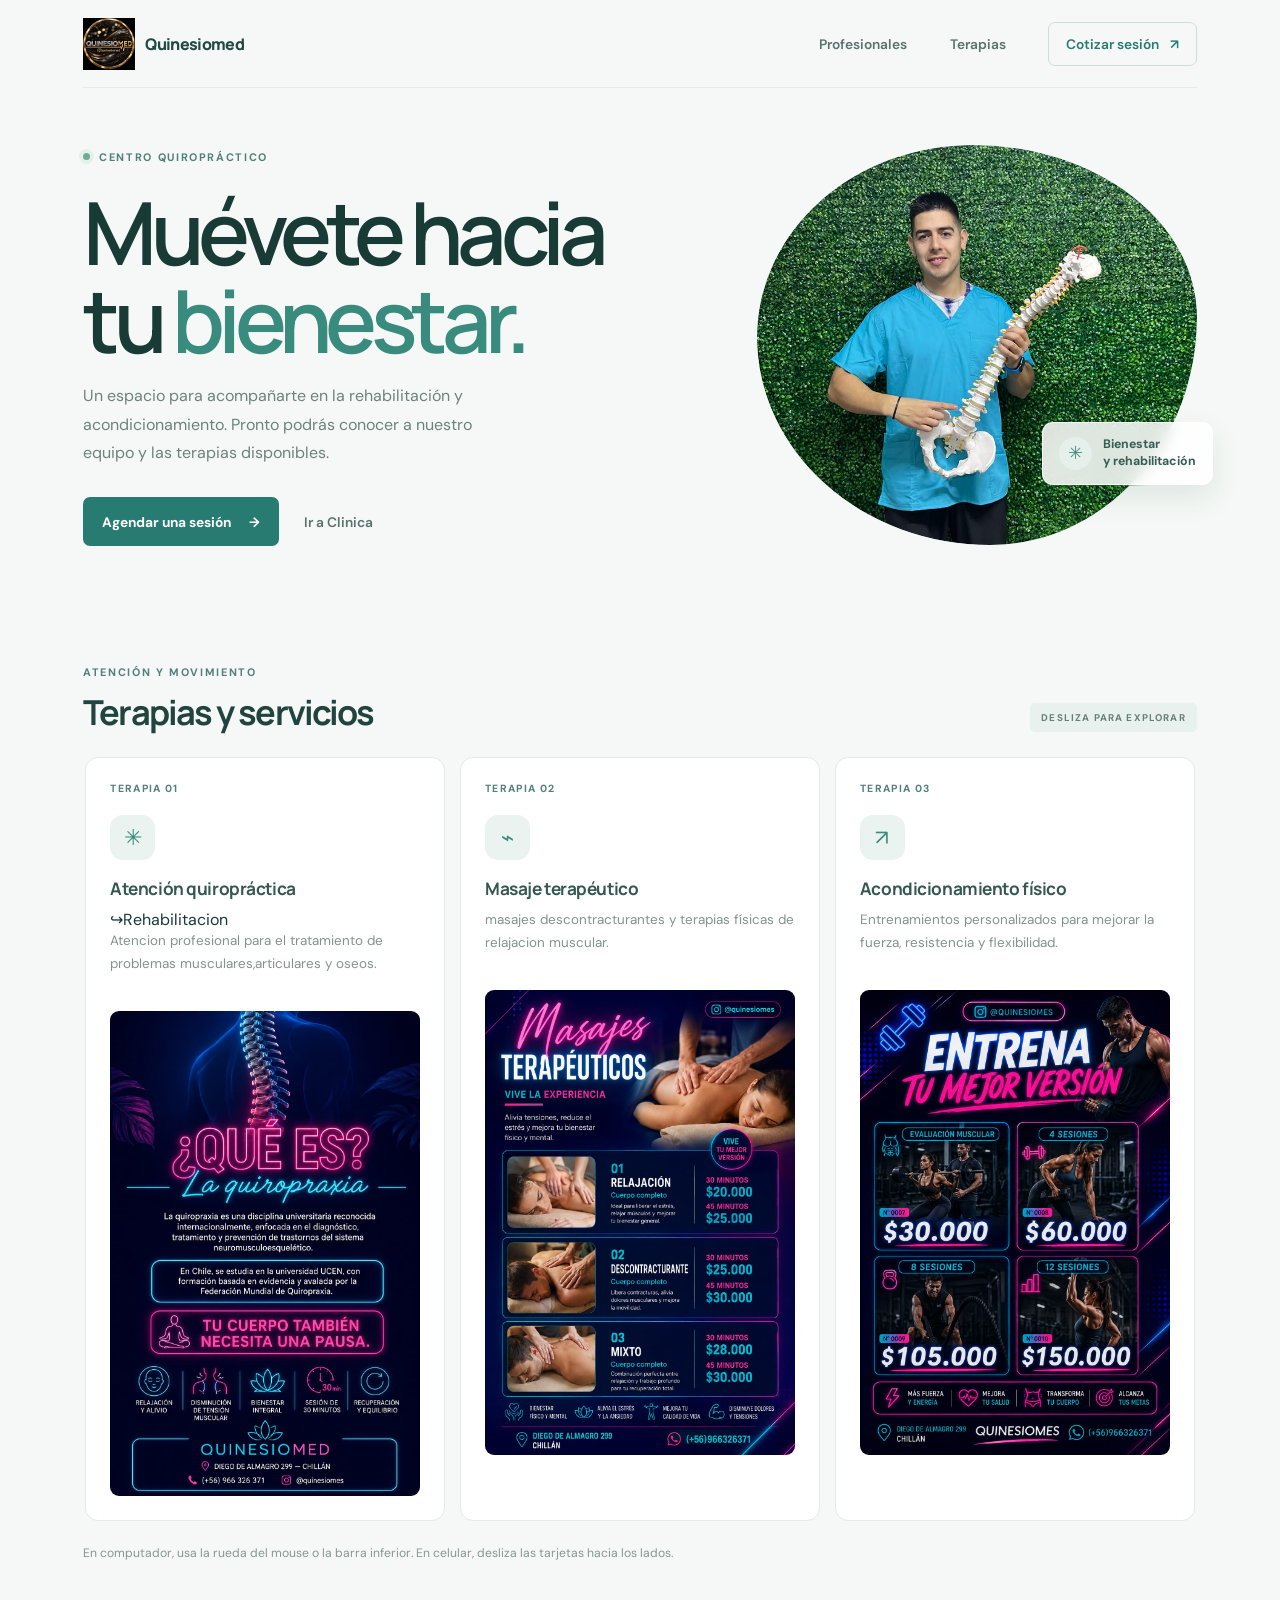
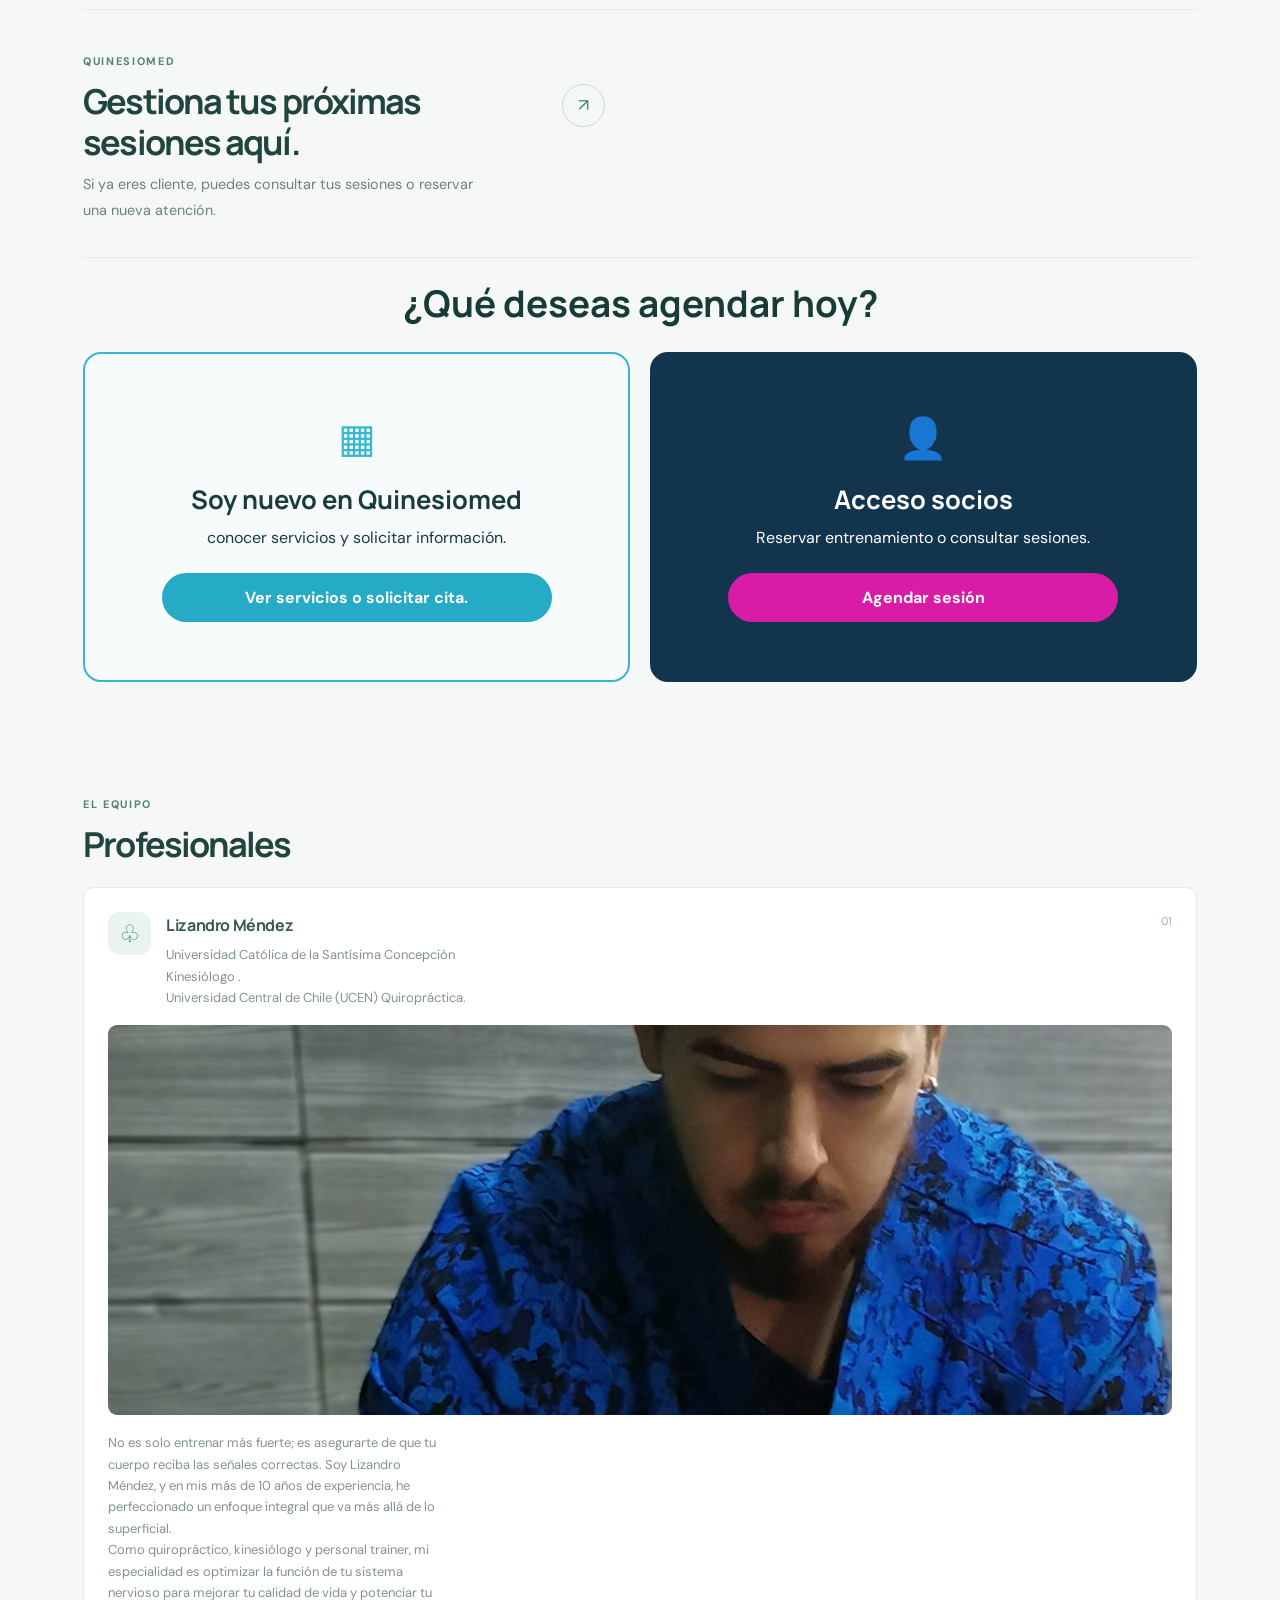
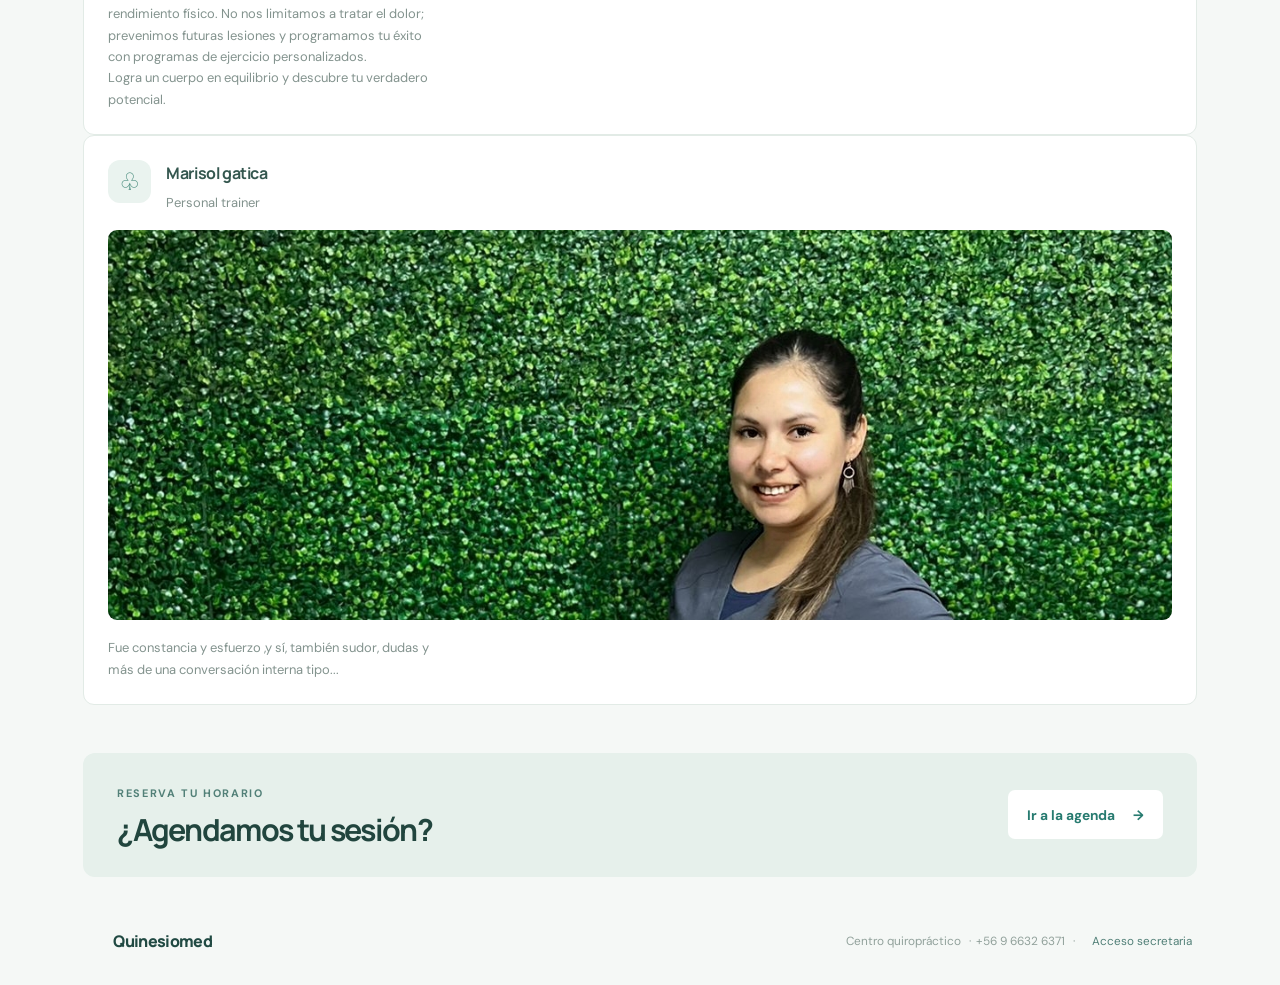
<file: index.html>
<!DOCTYPE html>
<!-- Documento principal de la portada; lang ayuda a lectores de pantalla y buscadores. -->
<html lang="es">
<head>
    <!-- Codificación para que tildes y símbolos se muestren correctamente. -->
    <meta charset="UTF-8">
    <!-- Hace que el diseño se adapte al ancho de celulares y tabletas. -->
    <meta name="viewport" content="width=device-width, initial-scale=1.0">
    <!-- Color de la barra del navegador en dispositivos compatibles. -->
    <meta name="theme-color" content="#f2f7f5">
    <!-- Descripción que algunos buscadores muestran junto al resultado. Puedes cambiarla al definir el mensaje del centro. -->
    <meta name="description" content="Entrena en Quinesiomed , agenda tu próxima sesión.">
    <!-- Texto de la pestaña del navegador. -->
    <title>Quinesiomed | entrenamiento y rehabilitacion</title>
    <!-- Hoja de estilos compartida por la portada y la agenda. -->
    <link rel="stylesheet" href="styles.css">
</head>
<body class="inicio">
    <!-- Encabezado: cambia aquí el nombre y los enlaces principales del sitio. -->
    <header class="barra-inicio">
        <!-- Aqui va el logo del sitio. -->
        <a class="logo-inicio" href="index.Html" aria-label="Quinesiomed, inicio">
             <img class="imagen-logo" src="logo.jpg" alt="Logo de Quinesiomed">
                <span>Quinesiomed</span>
        </a>
        <!-- Los dos primeros enlaces bajan a secciones de esta misma página (#id).
             El último abre la página de agenda. -->
        <nav class="nav-inicio" aria-label="Navegación principal">
            <a href="#profesionales">Profesionales</a>
            <a href="#terapias">Terapias</a>
            <a class="nav-agenda" href="Clinica.html">Cotizar sesión <span aria-hidden="true">↗</span></a>
        </nav>
    </header>

    <!-- Contenido principal: las secciones aparecen en el mismo orden que se leen aquí. -->
    <main>
        <!-- Presentación principal o hero: título, breve introducción y acceso a la agenda. -->
        <section class="hero-inicio">
            <div class="hero-texto">
                <span class="etiqueta-inicio"><span class="punto-verde"></span> CENTRO QUIROPRÁCTICO</span>
                <h1>Muévete hacia<br>tu <em>bienestar.</em></h1>
                <p>Un espacio para acompañarte en la rehabilitación y acondicionamiento. Pronto podrás conocer a nuestro equipo y las terapias disponibles.</p>
                <div class="acciones-hero">
                    <a class="boton-inicio" href="#centro">Agendar una sesión <span aria-hidden="true">→</span></a>
                    <a class="enlace-secundario" href="Clinica.html">Ir a Clinica</a>
                </div>
            </div>
            <!-- La imagen y la tarjeta flotante comparten el contenedor exterior; solo la imagen se recorta. -->
            <div class="hero-imagen-contenedor">
                <div class="hero-visual" role="img" aria-label="Profesionales de Quinesiomed">
                    <img class="imagen-banner" src="./SESSIONESIMG/IMG3.jpeg" alt="Profesionales de Quinesiomed">
                </div>
                <div class="tarjeta-flotante">
                    <span class="mini-icono" aria-hidden="true">✳</span>
                    <span>Bienestar<br>y rehabilitación</span>
                </div>
            </div>
        </section>

                <!-- Selector de público: clientes actuales o personas que recién conocen el centro. -->
        <section class="seccion-futuro seccion-terapias" id="terapias" aria-labelledby="titulo-terapias">
            <div class="seccion-cabecera">
                <div><span class="etiqueta-inicio">ATENCIÓN Y MOVIMIENTO</span><h2 id="titulo-terapias">Terapias y servicios</h2></div>
                <span class="proximamente">DESLIZA PARA EXPLORAR</span>
            </div>
            <div class="tarjetas-terapia-scroll" tabindex="0" role="region" aria-label="Tarjetas de terapias; desplázate horizontalmente para ver más">
                <!-- Tarjeta de ejemplo: cambia título, descripción e icono por información confirmada del centro. -->
                <article class="tarjeta-terapia">
                    <span class="numero-terapia">TERAPIA 01</span>
                    <span class="icono-terapia-card" aria-hidden="true">✳</span>
                    <h3>Atención quiropráctica</h3>
                    <h7>  ↪Rehabilitacion </h4>
                    <p>Atencion profesional para el tratamiento de problemas musculares,articulares y oseos.</p>
                    <br>
                    <img class="imagen-tarjeta" src="./SESSIONESIMG/Fondoquiropraxia.jpeg" alt="Imagen de acondicionamiento físico">
                </article>
                <article class="tarjeta-terapia">
                    <span class="numero-terapia">TERAPIA 02</span>
                    <span class="icono-terapia-card" aria-hidden="true">⌁</span>
                    <h3>Masaje terapéutico</h3>
                    <p>masajes descontracturantes y terapias físicas de relajacion muscular.</p>
                    <br>
                    <img class="imagen-tarjeta" src="./SESSIONESIMG/planesmazoterapia.jpeg" alt="Imagen de acondicionamiento físico">
                </article>
                <article class="tarjeta-terapia">
                    <span class="numero-terapia">TERAPIA 03</span>
                    <span class="icono-terapia-card" aria-hidden="true">↗</span>
                    <h3>Acondicionamiento físico</h3>
                    <p>Entrenamientos personalizados para mejorar la fuerza, resistencia y flexibilidad.</p>
                    <br>
                    <img class="imagen-tarjeta" src="./SESSIONESIMG/planesentrenamiento.jpeg" alt="Imagen de acondicionamiento físico">
                </article>
            </div>
            <p class="ayuda-scroll">En computador, usa la rueda del mouse o la barra inferior. En celular, desliza las tarjetas hacia los lados.</p>
        </section>
        <!-- Presentación breve del centro; la flecha lleva a la consulta de sesiones. -->
        <section class="bloque-centro" id="centro">
            <div class="bloque-centro-titulo">
                <span class="etiqueta-inicio">QUINESIOMED</span>
                <h2>Gestiona tus próximas<br>sesiones aquí.</h2>
            </div>
            <p>Si ya eres cliente, puedes consultar tus sesiones o reservar una nueva atención.</p>
            <a class="flecha-redonda" href="./agenda.html#formulario-usuario" aria-label="Consultar mis sesiones">↗</a>
        </section>
        <section class="selector-audiencia" aria-labelledby="titulo-selector">
            <h2 id="titulo-selector">¿Qué deseas agendar hoy?</h2>
            <div class="tarjetas-audiencia">
                <article class="tarjeta-audiencia tarjeta-visitante">
                    <span class="icono-audiencia" aria-hidden="true">▦</span>
                    <h3>Soy nuevo en Quinesiomed</h3>
                    <p>conocer servicios y solicitar información.</p>
                    <a class="boton-audiencia boton-visitante" href="./Clinica.html">
                        Ver servicios o solicitar cita.
                    </a>
                </article>
                <article class="tarjeta-audiencia tarjeta-cliente">
                    <span class="icono-audiencia" aria-hidden="true">👤</span>
                    <h3>Acceso socios</h3>
                    <p>Reservar entrenamiento o consultar sesiones.</p>
                    <a class="boton-audiencia boton-cliente" href="./usuario.html#formulario-reserva">
                        Agendar sesión
                    </a>
                    
                </article>  
            </div>
        </section>

<!-- Presentación de profesionales; la imagen del perfil ocupa el ancho de su tarjeta. -->
        <section class="seccion-futuro" id="profesionales">
            <div class="seccion-cabecera">
                <div><span class="etiqueta-inicio">EL EQUIPO</span><h2>Profesionales</h2></div>
            </div>
            <div class="tarjetas-futuro tarjetas-profesionales">
                <!-- Para sumar un profesional, duplica este article y cambia nombre, texto, imagen y número. -->
                <article class="tarjeta-futuro tarjeta-profesional">
                    <div class="contenido-profesional">
                        <span class="icono-futuro" aria-hidden="true">♧</span>
                        <div><h3>Lizandro Méndez</h3><p>Universidad Católica de la Santísima Concepción  Kinesiólogo .<br>Universidad Central de Chile (UCEN) Quiropráctica.</p></div>
                    </div>
                    <img class="imagen-tarjeta" src="./SESSIONESIMG/IMG5.jpg" alt="Lizandro Méndez, quiropráctico">
                    <p> No es solo entrenar más fuerte; es asegurarte de que tu cuerpo reciba las señales correctas. Soy Lizandro Méndez, y en mis más de 10 años de experiencia, he perfeccionado un enfoque integral que va más allá de lo superficial. <br>Como quiropráctico, kinesiólogo y personal trainer, mi especialidad es optimizar la función de tu sistema nervioso para mejorar tu calidad de vida y potenciar tu rendimiento físico. No nos limitamos a tratar el dolor; prevenimos futuras lesiones y programamos tu éxito con programas de ejercicio personalizados. <br>Logra un cuerpo en equilibrio y descubre tu verdadero potencial.</p>
                    <span class="numero-tarjeta">01</span>
                </article>
            </div>

            <div class="tarjetas-futuro tarjetas-profesionales">
                <!-- Para sumar un profesional, duplica este article y cambia nombre, texto, imagen y número. -->
                <article class="tarjeta-futuro tarjeta-profesional">
                    <div class="contenido-profesional">
                        <span class="icono-futuro" aria-hidden="true">♧</span>
                        <div><h3>Marisol gatica</h3><p>Personal trainer</p></div>
                    </div>
                    <img class="imagen-tarjeta" src="./SESSIONESIMG/IMG6.jpg" alt="marisol gatica, Personal trainer">
                    <div><p> Fue constancia y esfuerzo ,y sí, también sudor, dudas y más de una conversación interna tipo... </p></div>
                    </div>
                </article>
            </div>  

        </section>

        <!-- Carrusel horizontal de terapias: duplica una tarjeta para agregar otro servicio al desplazamiento. -->
        

        <!-- Llamado final a reservar; conserva un acceso visible al calendario. -->
        <section class="cierre-inicio">
            <div><span class="etiqueta-inicio">RESERVA TU HORARIO</span><h2>¿Agendamos tu sesión?</h2></div>
            <a class="boton-inicio boton-claro" href="#centro">Ir a la agenda <span aria-hidden="true">→</span></a>
        </section>
    </main>

    <!-- Pie de página: aquí puedes sumar contacto, redes sociales, dirección y horarios. -->
    <footer class="pie-inicio"><a class="logo-inicio" href="index.Html">
    
        <span  aria-hidden="true"></span><span>Quinesiomed</span></a><span>Centro quiropráctico <span aria-hidden="true">·</span>+56 9 6632 6371 <span aria-hidden="true">·</span><a class="acceso-secretaria" href="./secretaria.html">Acceso secretaria</a></footer>
    <script src="./terapias-carousel.js" defer></script>
</body>
</html>
</file>
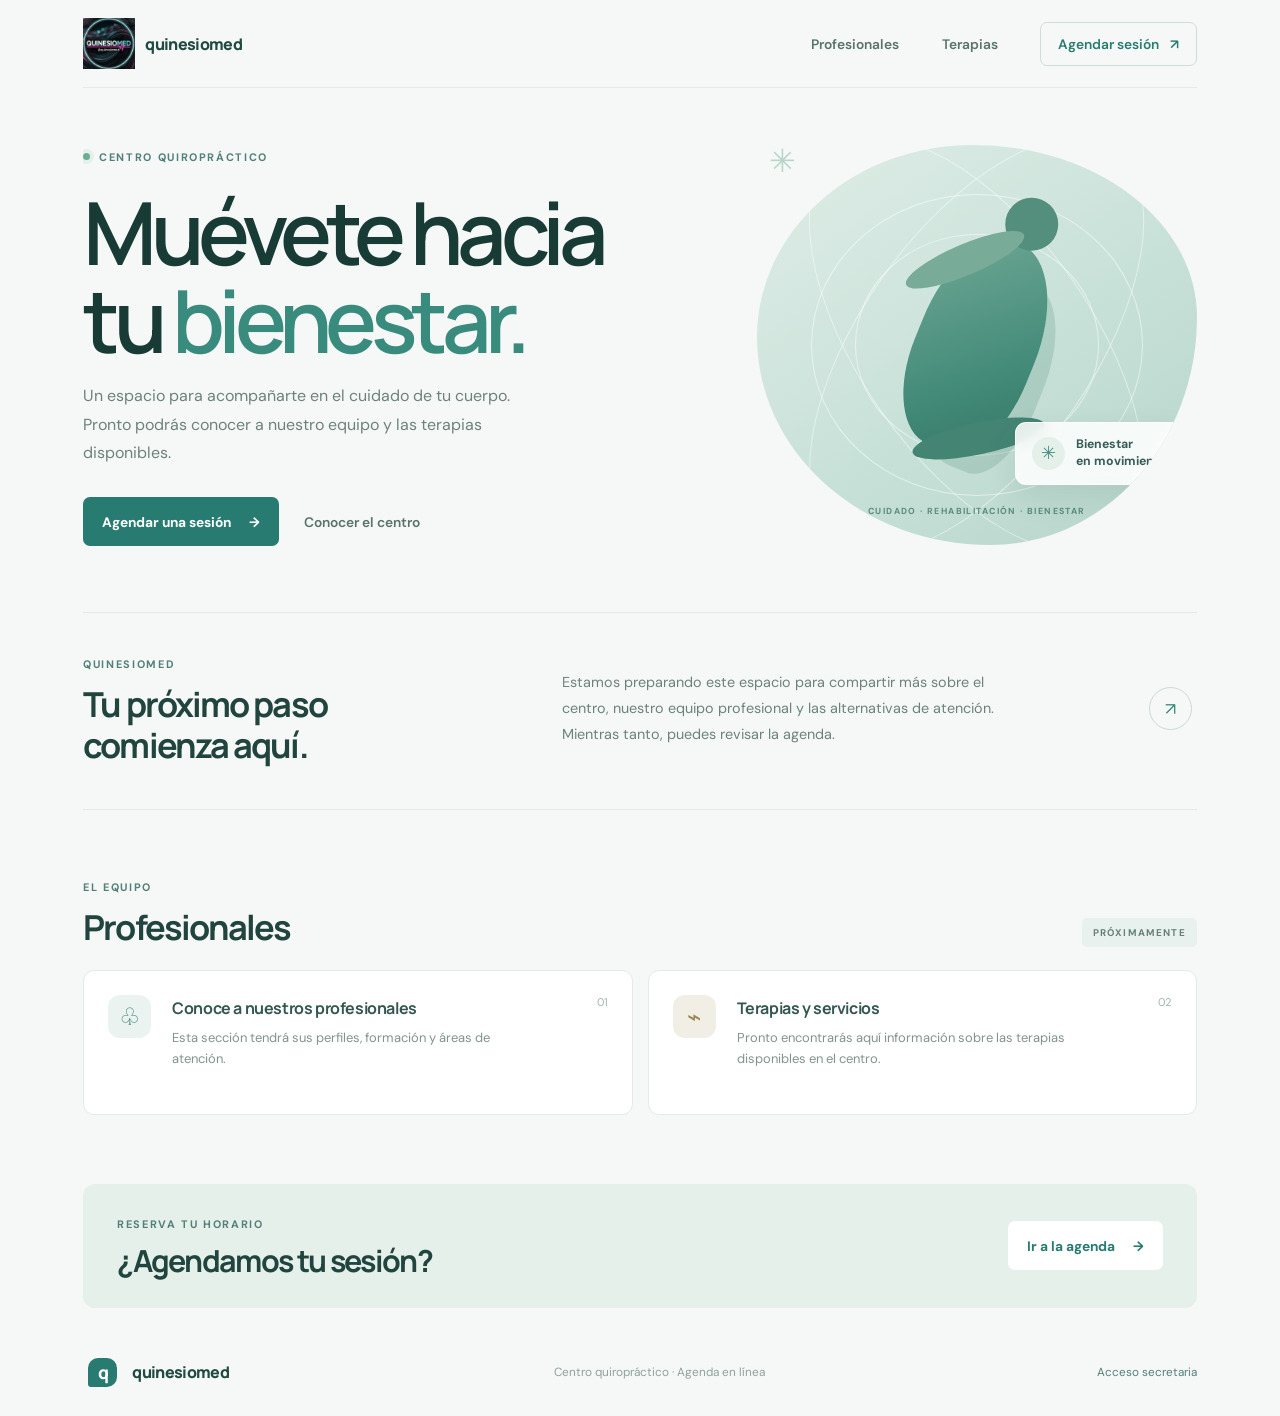
<file: archivo.html/index.Html>
<!DOCTYPE html>
<!-- Documento principal de la portada; lang ayuda a lectores de pantalla y buscadores. -->
<html lang="es">
<head>
    <!-- Codificación para que tildes y símbolos se muestren correctamente. -->
    <meta charset="UTF-8">
    <!-- Hace que el diseño se adapte al ancho de celulares y tabletas. -->
    <meta name="viewport" content="width=device-width, initial-scale=1.0">
    <!-- Color de la barra del navegador en dispositivos compatibles. -->
    <meta name="theme-color" content="#f2f7f5">
    <!-- Descripción que algunos buscadores muestran junto al resultado. Puedes cambiarla al definir el mensaje del centro. -->
    <meta name="description" content="Conoce Quinesiomed y agenda tu próxima sesión.">
    <!-- Texto de la pestaña del navegador. -->
    <title>Quinesiomed | Bienestar y movimiento</title>
    <!-- Hoja de estilos compartida por la portada y la agenda. -->
    <link rel="stylesheet" href="styles.css">
</head>
<body class="inicio">
    <!-- Encabezado: cambia aquí el nombre y los enlaces principales del sitio. -->
    <header class="barra-inicio">
        <!-- El enlace del logo vuelve a esta portada; el carácter q es un símbolo temporal. -->
        <a class="logo-inicio" href="index.Html" aria-label="Quinesiomed, inicio">
             <img class="imagen-logo" src="logo.jpg" alt="Logo de Quinesiomed">
                <span>quinesiomed</span>
        </a>
        <!-- Los dos primeros enlaces bajan a secciones de esta misma página (#id).
             El último abre la página de agenda. -->
        <nav class="nav-inicio" aria-label="Navegación principal">
            <a href="#profesionales">Profesionales</a>
            <a href="#terapias">Terapias</a>
            <a class="nav-agenda" href="./agenda.html">Agendar sesión <span aria-hidden="true">↗</span></a>
        </nav>
    </header>

    <!-- Contenido principal: las secciones aparecen en el mismo orden que se leen aquí. -->
    <main>
        <!-- Presentación principal o hero: título, breve introducción y acceso a la agenda. -->
        <section class="hero-inicio">
            <div class="hero-texto">
                <span class="etiqueta-inicio"><span class="punto-verde"></span> CENTRO QUIROPRÁCTICO</span>
                <h1>Muévete hacia<br>tu <em>bienestar.</em></h1>
                <p>Un espacio para acompañarte en el cuidado de tu cuerpo. Pronto podrás conocer a nuestro equipo y las terapias disponibles.</p>
                <div class="acciones-hero">
                    <a class="boton-inicio" href="./agenda.html">Agendar una sesión <span aria-hidden="true">→</span></a>
                    <a class="enlace-secundario" href="#centro">Conocer el centro</a>
                </div>
            </div>
            <!-- Ilustración decorativa construida con CSS; sus formas se editan en styles.css. -->
            <div class="hero-visual" aria-label="Ilustración abstracta de movimiento y equilibrio" role="img">
                <div class="arco arco-uno"></div>
                <div class="arco arco-dos"></div>
                <div class="figura-central"><span></span></div>
                <div class="tarjeta-flotante"><span class="mini-icono" aria-hidden="true">✳</span><span>Bienestar<br>en movimiento</span></div>
                <span class="visual-texto">CUIDADO · REHABILITACIÓN · BIENESTAR</span>
            </div>
            <div class="hero-decoracion" aria-hidden="true">✳</div>
        </section>

        <!-- Presentación breve del centro. El id centro es el destino del enlace "Conocer el centro". -->
        <section class="bloque-centro" id="centro">
            <div class="bloque-centro-titulo">
                <span class="etiqueta-inicio">QUINESIOMED</span>
                <h2>Tu próximo paso<br>comienza aquí.</h2>
            </div>
            <p>Estamos preparando este espacio para compartir más sobre el centro, nuestro equipo profesional y las alternativas de atención. Mientras tanto, puedes revisar la agenda.</p>
            <a class="flecha-redonda" href="./agenda.html" aria-label="Ir a agendar una sesión">↗</a>
        </section>

        <!-- Área preparada para reemplazar estos textos con perfiles profesionales reales. -->
        <section class="seccion-futuro" id="profesionales">
            <div class="seccion-cabecera">
                <div><span class="etiqueta-inicio">EL EQUIPO</span><h2>Profesionales</h2></div>
                <span class="proximamente">PRÓXIMAMENTE</span>
            </div>
            <div class="tarjetas-futuro">
                <!-- Tarjeta de profesionales: se puede duplicar este article para agregar perfiles. -->
                <article class="tarjeta-futuro">
                    <span class="icono-futuro" aria-hidden="true">♧</span>
                    <div><h3>Conoce a nuestros profesionales</h3><p>Esta sección tendrá sus perfiles, formación y áreas de atención.</p></div>
                    <span class="numero-tarjeta">01</span>
                </article>
                <!-- Tarjeta de terapias. El id terapias permite que el menú salte directamente aquí. -->
                <article class="tarjeta-futuro" id="terapias">
                    <span class="icono-futuro icono-terapia" aria-hidden="true">⌁</span>
                    <div><h3>Terapias y servicios</h3><p>Pronto encontrarás aquí información sobre las terapias disponibles en el centro.</p></div>
                    <span class="numero-tarjeta">02</span>
                </article>
            </div>
        </section>

        <!-- Llamado final a reservar; conserva un acceso visible al calendario. -->
        <section class="cierre-inicio">
            <div><span class="etiqueta-inicio">RESERVA TU HORARIO</span><h2>¿Agendamos tu sesión?</h2></div>
            <a class="boton-inicio boton-claro" href="./agenda.html">Ir a la agenda <span aria-hidden="true">→</span></a>
        </section>
    </main>

    <!-- Pie de página: aquí puedes sumar contacto, redes sociales, dirección y horarios. -->
    <footer class="pie-inicio"><a class="logo-inicio" href="index.Html"><span class="logo-simbolo" aria-hidden="true">q</span><span>quinesiomed</span></a><span>Centro quiropráctico · Agenda en línea</span><a class="acceso-secretaria" href="./secretaria.html">Acceso secretaria</a></footer>
</body>
</html>
</file>
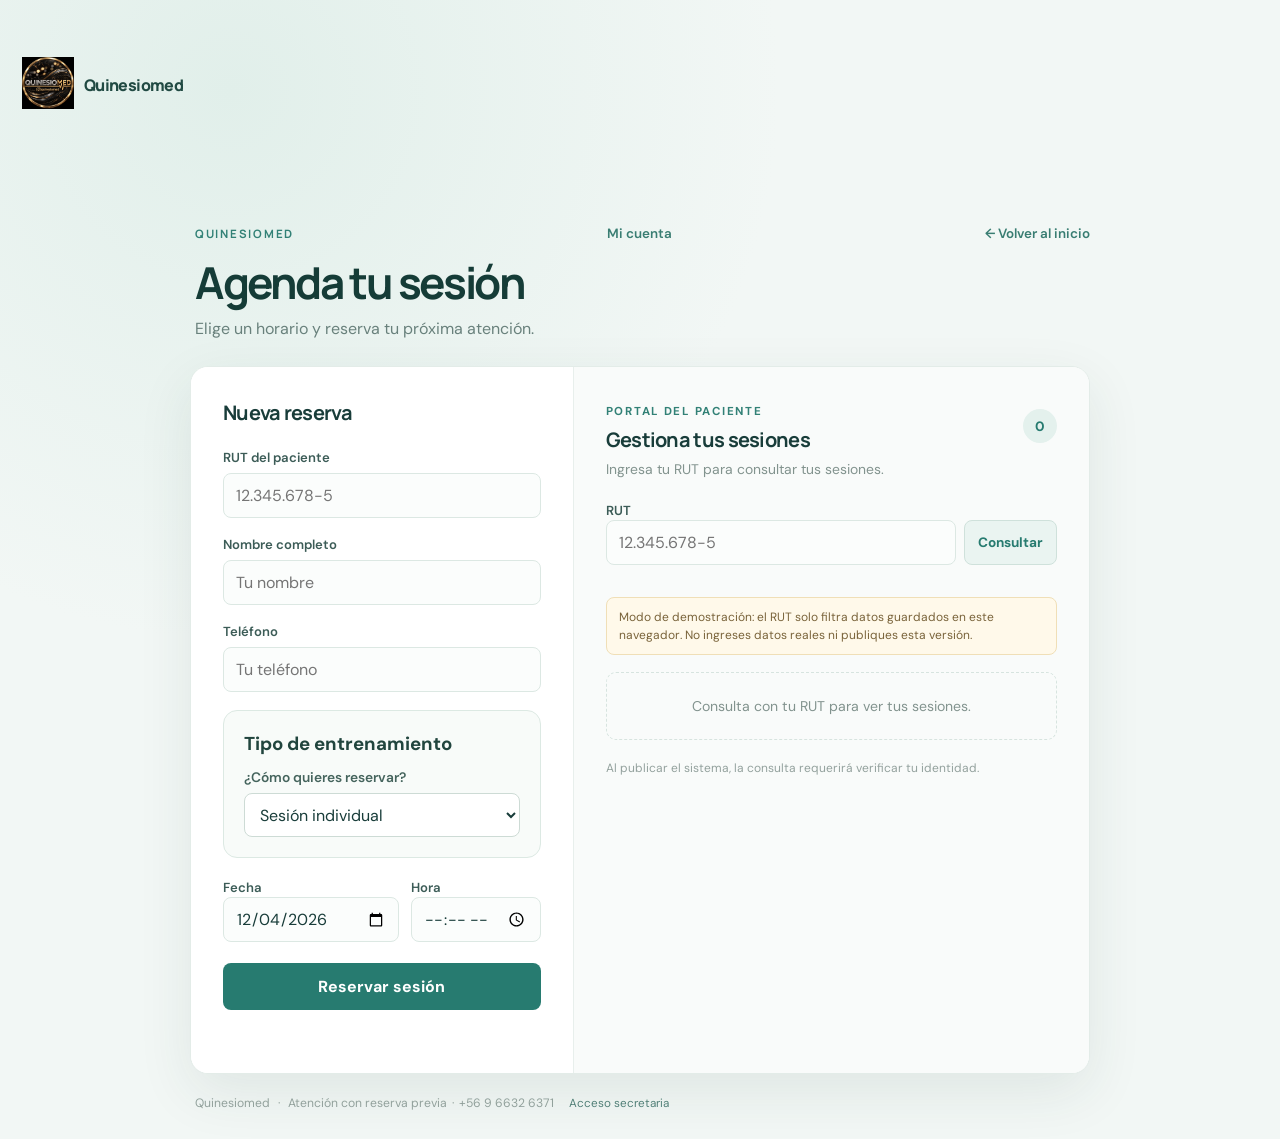
<file: agenda.html>
<!DOCTYPE html>
<html lang="es">
<head>
    <header class="cabecera-secretaria">
            <a class="logo-inicio" href="./index.Html" aria-label="Volver a Quinesiomed">
                <span class="logo-imagen" aria-hidden="true">
                    <img class="imagen-logo" src="logo.jpg" alt="Logo de Quinesiomed">
                </span><span>Quinesiomed</span>
        </header>
    <meta charset="UTF-8">
    <meta name="viewport" content="width=device-width, initial-scale=1.0">
    <meta name="theme-color" content="#f4f8f7">
    <title>Agendar una sesión | Quinesiomed</title>
    <link rel="stylesheet" href="styles.css">
</head>
<body>
    <main class="contenedor">
        <header class="encabezado">
            <div class="encabezado-superior">
                <span class="marca">QUINESIOMED</span>
                <a class="volver-inicio" href="./usuario.html">Mi cuenta</a>
                <a class="volver-inicio" href="./index.Html">← Volver al inicio</a>
            </div>
            <h1>Agenda tu sesión</h1>
            <p>Elige un horario y reserva tu próxima atención.</p>
        </header>

        <section class="panel-agenda" aria-label="Agendar una sesión">
            <form id="formulario-reserva" class="formulario">
                <h2>Nueva reserva</h2>
                <label for="rut-reserva">RUT del paciente</label>
                <input id="rut-reserva" name="rut" type="text" inputmode="text" autocomplete="off" placeholder="12.345.678-5" required maxlength="12" aria-describedby="aviso-demo">

                <label for="nombre">Nombre completo</label>
                <input id="nombre" name="nombre" type="text" autocomplete="name" placeholder="Tu nombre" required maxlength="80">

                <label for="telefono">Teléfono</label>
                <input id="telefono" name="telefono" type="tel" autocomplete="tel" placeholder="Tu teléfono" required maxlength="30">

                <div class="campos-horario">
                    <div>
                        <label for="fecha">Fecha</label>
                        <input id="fecha" name="fecha" type="date" required>
                    </div>
                    <div>
                        <label for="hora">Hora</label>
                        <input id="hora" name="hora" type="time" required>
                    </div>
                </div>

                <button class="boton-reservar" type="submit">Reservar sesión</button>
                <p id="mensaje" class="mensaje" role="status" aria-live="polite"></p>
            </form>

            <section class="agenda" aria-labelledby="titulo-agenda">
                <div class="agenda-titulo">
                    <div>
                        <span class="sobretitulo">PORTAL DEL PACIENTE</span>
                        <h2 id="titulo-agenda">Gestiona tus sesiones</h2>
                    </div>
                    <span id="contador" class="contador">0</span>
                </div>
                <p class="ayuda-agenda">Ingresa tu RUT para consultar tus sesiones.</p>
                <form id="formulario-usuario" class="formulario-usuario">
                    <label for="rut-usuario">RUT</label>
                    <div class="busqueda-usuario">
                        <input id="rut-usuario" name="rut" type="text" inputmode="text" autocomplete="off" placeholder="12.345.678-5" required maxlength="12">
                        <button type="submit" id="boton-consultar">Consultar</button>
                    </div>
                    <div id="grupo-codigo" class="grupo-codigo" hidden>
                        <label for="codigo-verificacion">Código de verificación</label>
                        <input id="codigo-verificacion" name="codigo" type="text" inputmode="numeric" autocomplete="one-time-code" placeholder="Código enviado a tu contacto registrado" maxlength="8">
                    </div>
                </form>
                <p id="aviso-demo" class="aviso-demo">Modo de demostración: el RUT solo filtra datos guardados en este navegador. No ingreses datos reales ni publiques esta versión.</p>
                <ul id="lista-reservas" class="lista-reservas"></ul>
                <p id="estado-vacio" class="estado-vacio">Consulta con tu RUT para ver tus sesiones.</p>
                <p class="nota-privacidad">Al publicar el sistema, la consulta requerirá verificar tu identidad.</p>
            </section>
        </section>
        <footer>Quinesiomed <span aria-hidden="true">·</span> Atención con reserva previa<span aria-hidden="true">·</span>+56 9 6632 6371 <a class="acceso-secretaria" href="./secretaria.html">Acceso secretaria</a></footer>
    </main>
    <script src="app.js"></script>
    <script src="./grupo-horarios.js"></script>
</body>
</html>
</file>
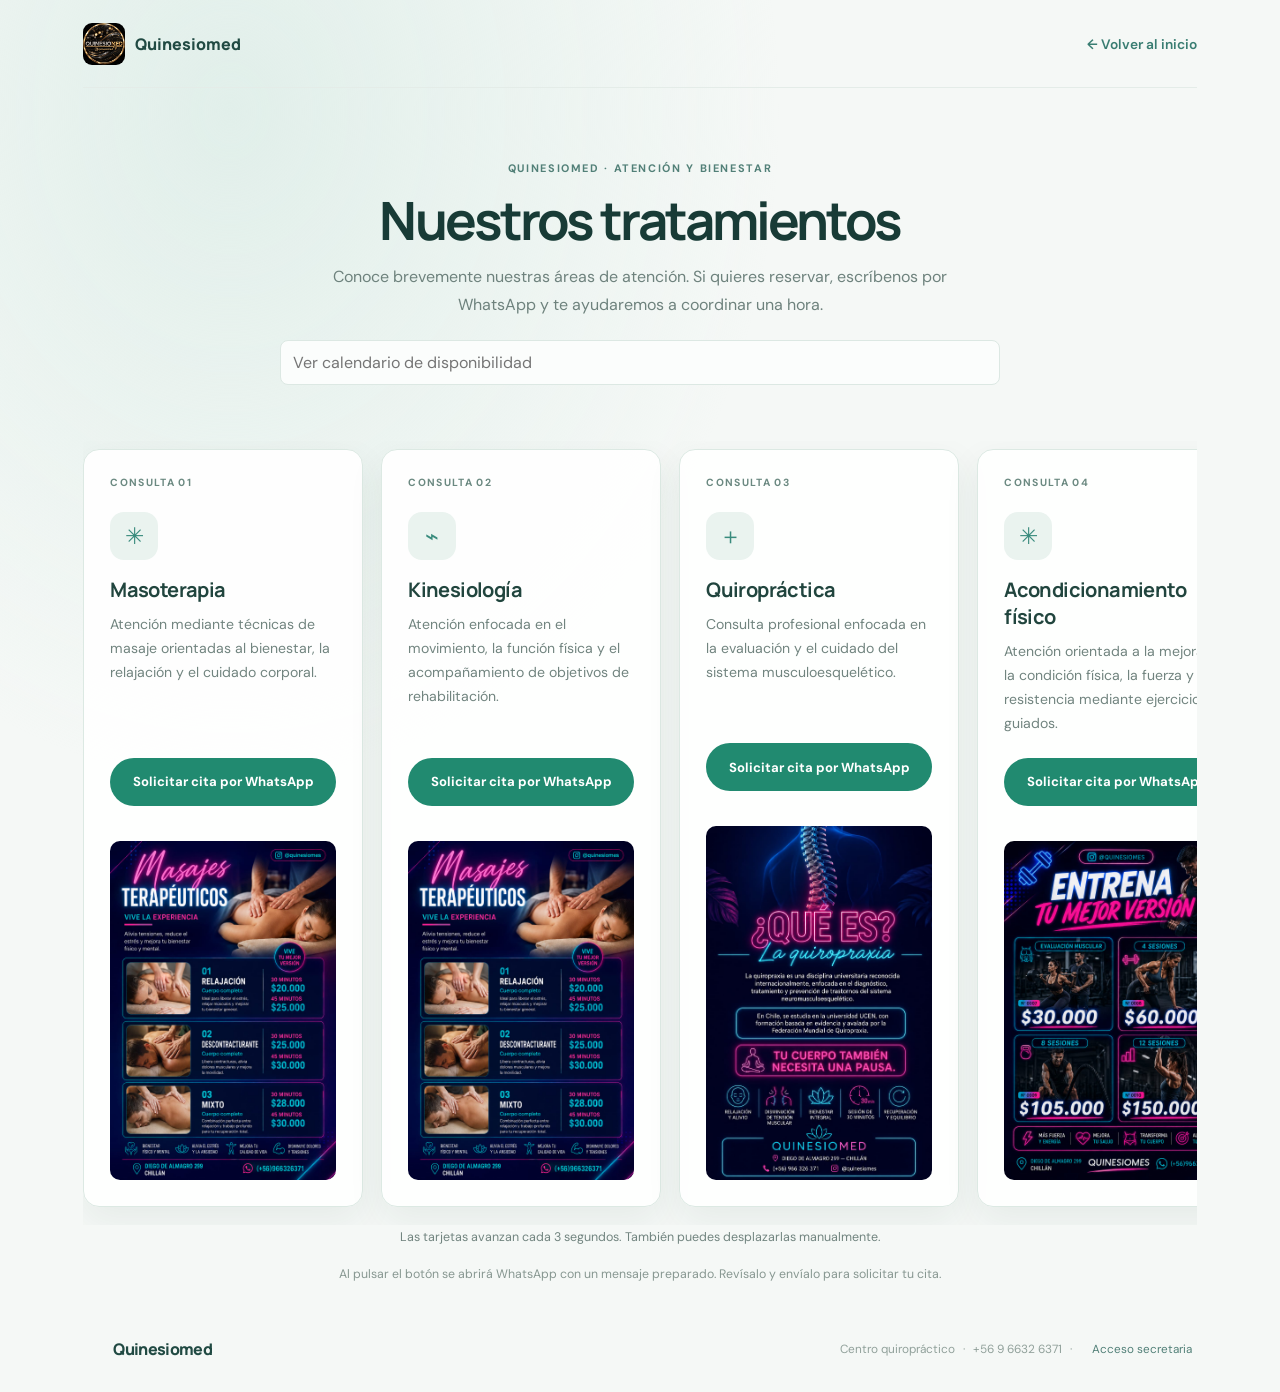
<file: Clinica.html>
<!DOCTYPE html>
<html lang="es">
<head>
    <meta charset="UTF-8">
    <meta name="viewport" content="width=device-width, initial-scale=1.0">
    <meta name="theme-color" content="#f2f7f5">
    <meta name="description" content="Conoce los tratamientos de Quinesiomed y solicita una cita por WhatsApp.">
    <title>Nuestros tratamientos | Quinesiomed</title>
    <link rel="stylesheet" href="styles.css">
    <link rel="stylesheet" href="clinica.css">
</head>
<body class="pagina-clinica">
    <header class="barra-clinica">
        <a class="marca-clinica" href="./index.html" aria-label="Quinesiomed, volver al inicio">
            <img src="./logo.jpg" alt="">
            <span>Quinesiomed</span>
        </a>
        <a class="volver-clinica" href="./index.html">← Volver al inicio</a>
    </header>

    <main class="contenido-clinica">
        <section class="introduccion-clinica" aria-labelledby="titulo-clinica">
            <span class="etiqueta-clinica">QUINESIOMED · ATENCIÓN Y BIENESTAR</span>
            <h1 id="titulo-clinica">Nuestros tratamientos</h1>
            <p>Conoce brevemente nuestras áreas de atención. Si quieres reservar, escríbenos por WhatsApp y te ayudaremos a coordinar una hora.</p>
        <br>
        <input type="text" placeholder="Ver calendario de disponibilidad" class="input-clinica" aria-label="Buscar disponibilidad de citas">
        </section>

        <section class="consultas-clinica" role="region" aria-label="Carrusel de tipos de consulta" tabindex="0">
            <article class="tarjeta-consulta">
                <span class="numero-consulta">CONSULTA 01</span>
                <span class="icono-consulta" aria-hidden="true">✳</span>
                <h2>Masoterapia</h2>
                <p>Atención mediante técnicas de masaje orientadas al bienestar, la relajación y el cuidado corporal.</p>
                <a class="boton-whatsapp-clinica"
                   href="https://wa.me/56966326371?text=Hola%20Quinesiomed%2C%20quisiera%20solicitar%20una%20cita%20de%20masoterapia.%20%C2%BFMe%20pueden%20indicar%20la%20disponibilidad%3F"
                   target="_blank" rel="noopener noreferrer">
                    Solicitar cita por WhatsApp
                </a>
                <br>
                <img class="imagen-tarjeta" src="./SESSIONESIMG/planesmazoterapia.jpeg" alt="Imagen de acondicionamiento físico">
            </article>

            <article class="tarjeta-consulta">
                <span class="numero-consulta">CONSULTA 02</span>
                <span class="icono-consulta" aria-hidden="true">⌁</span>
                <h2>Kinesiología</h2>
                <p>Atención enfocada en el movimiento, la función física y el acompañamiento de objetivos de rehabilitación.</p>
                <a class="boton-whatsapp-clinica"
                   href="https://wa.me/56966326371?text=Hola%20Quinesiomed%2C%20quisiera%20solicitar%20una%20cita%20de%20kinesiolog%C3%ADa.%20%C2%BFMe%20pueden%20indicar%20la%20disponibilidad%3F"
                   target="_blank" rel="noopener noreferrer">
                    Solicitar cita por WhatsApp
                </a>
                 <br>
                <img class="imagen-tarjeta" src="./SESSIONESIMG/planesmazoterapia.jpeg" alt="Imagen de acondicionamiento físico">
            </article>

            <article class="tarjeta-consulta">
                <span class="numero-consulta">CONSULTA 03</span>
                <span class="icono-consulta" aria-hidden="true">＋</span>
                <h2>Quiropráctica</h2>
                <p>Consulta profesional enfocada en la evaluación y el cuidado del sistema musculoesquelético.</p>
                <br>
                <a class="boton-whatsapp-clinica"
                   href="https://wa.me/56966326371?text=Hola%20Quinesiomed%2C%20quisiera%20solicitar%20una%20cita%20de%20quiropr%C3%A1ctica.%20%C2%BFMe%20pueden%20indicar%20la%20disponibilidad%3F"
                   target="_blank" rel="noopener noreferrer">
                    Solicitar cita por WhatsApp
                </a>
                <br>
                <img class="imagen-tarjeta" src="./SESSIONESIMG/Fondoquiropraxia.jpeg" alt="Imagen de acondicionamiento físico">
            </article>

              <article class="tarjeta-consulta">
                <span class="numero-consulta">CONSULTA 04</span>
                <span class="icono-consulta" aria-hidden="true">✳</span>
                <h2>Acondicionamiento físico</h2>
                <p>Atención orientada a la mejora de la condición física, la fuerza y la resistencia mediante ejercicios guiados.</p>
                <a class="boton-whatsapp-clinica"
                   href="https://wa.me/56966326371?text=Hola%20Quinesiomed%2C%20quisiera%20solicitar%20una%20cita%20de%20entrenamiento.%20%C2%BFMe%20pueden%20indicar%20la%20disponibilidad%3F"
                   target="_blank" rel="noopener noreferrer">
                    Solicitar cita por WhatsApp
                </a>
                <br>
                <img class="imagen-tarjeta" src="./SESSIONESIMG/planesentrenamiento.jpeg" alt="Imagen de acondicionamiento físico">
            </article>
        </section>

        <p class="ayuda-carrusel">Las tarjetas avanzan cada 3 segundos. También puedes desplazarlas manualmente.</p>
        <p class="nota-whatsapp">Al pulsar el botón se abrirá WhatsApp con un mensaje preparado. Revísalo y envíalo para solicitar tu cita.</p>
    </main>
    <footer class="pie-inicio"><a class="logo-inicio" href="index.html">
    
        <span  aria-hidden="true"></span><span>Quinesiomed</span>
        </a><span>Centro quiropráctico <span aria-hidden="true">·</span>
        <a> +56 9 6632 6371 </a> <span aria-hidden="true">·</span>
        <a class="acceso-secretaria" href="./secretaria.html">Acceso secretaria</a>
        </footer>
    <script src="./clinica.js" defer></script>
</body>
</html>
</file>
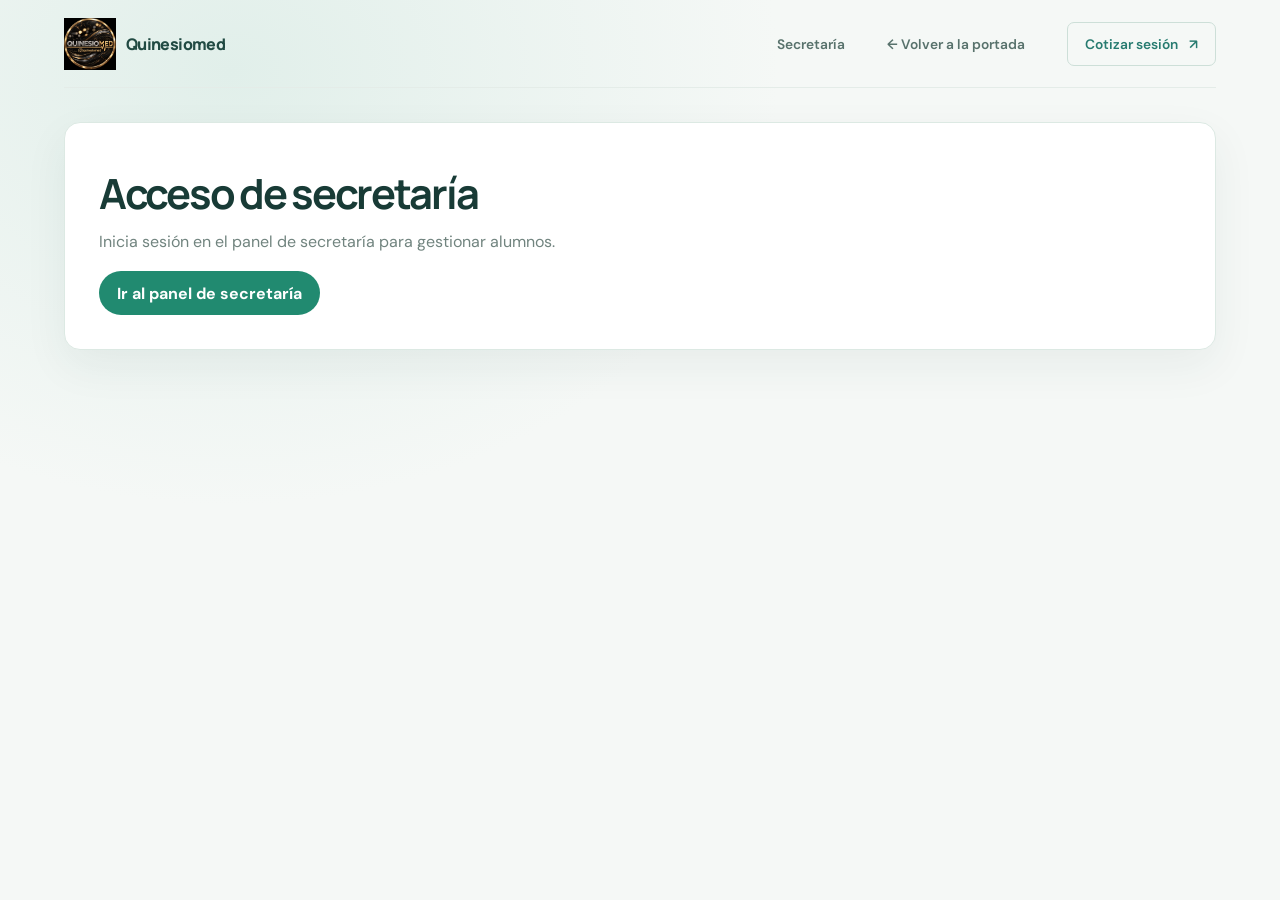
<file: gestorusaurios.html>
<!DOCTYPE html>
<html lang="es">
<head><meta charset="UTF-8"><meta name="viewport" content="width=device-width, initial-scale=1.0"><meta name="theme-color" content="#f2f7f5"><meta name="robots" content="noindex, nofollow"><title>Gestor de usuarios | Quinesiomed</title><link rel="stylesheet" href="styles.css"><link rel="stylesheet" href="gestor-usuarios.css"></head>
<body class="pagina-gestor-usuarios"><main class="contenedor-gestor-usuarios">
<header class="barra-inicio"><a class="logo-inicio" href="./index.html" aria-label="Quinesiomed, inicio"><img class="imagen-logo" src="./logo.jpg" alt="Logo de Quinesiomed"><span>Quinesiomed</span></a><nav class="nav-inicio" aria-label="Navegación principal"><a href="./secretaria.html">Secretaría</a><a href="./index.html">← Volver a la portada</a><a class="nav-agenda" href="./Clinica.html">Cotizar sesión <span aria-hidden="true">↗</span></a></nav></header>
<section id="aviso-sesion-gestor" class="tarjeta-gestor" hidden><h1>Acceso de secretaría</h1><p>Inicia sesión en el panel de secretaría para gestionar alumnos.</p><a class="boton-cuenta" href="./secretaria.html">Ir al panel de secretaría</a></section>
<section id="contenido-gestor" class="tarjeta-gestor" hidden><span class="etiqueta-inicio">GESTIÓN INTERNA</span><h1>Gestor de usuarios</h1><p>Edita el RUT, nombre, clases semanales y grupos de cada alumno. También puedes restablecer su contraseña.</p>
<label class="busqueda-gestor" for="buscar-usuario">Buscar por RUT o nombre<input id="buscar-usuario" type="search" placeholder="Escribe un RUT o nombre"></label>
<div class="tabla-usuarios-wrap"><table class="tabla-usuarios"><thead><tr><th>Alumno</th><th>RUT</th><th>Clases por semana</th><th>Grupos registrados</th><th>Acciones</th></tr></thead><tbody id="filas-usuarios"></tbody></table></div>
<p id="sin-usuarios" class="mensaje-gestor" hidden>No hay alumnos que coincidan con la búsqueda.</p>
<section id="editor-usuario" class="editor-usuario" hidden aria-labelledby="titulo-editor-usuario"><h2 id="titulo-editor-usuario">Editar alumno</h2><form id="form-editar-usuario" class="form-editar-usuario"><input name="username" type="hidden"><p class="usuario-actual"><strong>RUT actual:</strong> <span id="usuario-edicion"></span></p><label>RUT del alumno<input name="rut" inputmode="text" autocomplete="off" maxlength="12" placeholder="12.345.678-5" required></label><label>Nombre del alumno<input name="fullName" maxlength="100" required></label><label>Clases contratadas por semana<input name="weeklyClasses" type="number" min="0" max="21" required></label><fieldset><legend>Grupos o planes registrados</legend><p>Marca todos los grupos que corresponden al plan del alumno.</p><div id="opciones-grupos-usuario" class("opciones-grupos-usuario"></div></fieldset><div class("acciones-editor"><button type("submit") class("boton-cuenta">Guardar cambios</button><button type("button") id("cancelar-edicion-usuario") class("boton-secundario-cuenta">Cancelar</button></div><p id("mensaje-edicion-usuario") class("mensaje-gestor") role("status") aria-live("polite")></p></form>
<div class="restablecer-clave"><h3>Restablecer contraseña</h3><p>Genera una contraseña temporal nueva para entregar al alumno.</p><button type="button" id="boton-restablecer-clave" class="boton-secundario-cuenta">Generar contraseña temporal</button><div id="resultado-restablecimiento" class="resultado-restablecimiento" hidden><label>Contraseña temporal nueva<input id="clave-temporal-resultado" readonly></label><button type="button" id="copiar-clave-temporal" class="boton-secundario-cuenta">Copiar contraseña</button></div><p id="mensaje-restablecer-clave" class="mensaje-gestor" role="status" aria-live]="polite"></p></div></section>
<p class="aviso-cuenta-demo"><strong>Prototipo local:</strong> los datos y contraseñas se editan en este navegador. La protección y sincronización entre dispositivos requerirá un servidor.</p></section>
</main><script src="./rut-utils.js"></script><script src="./gestorusaurios.js" defer></script></body></html>
</file>
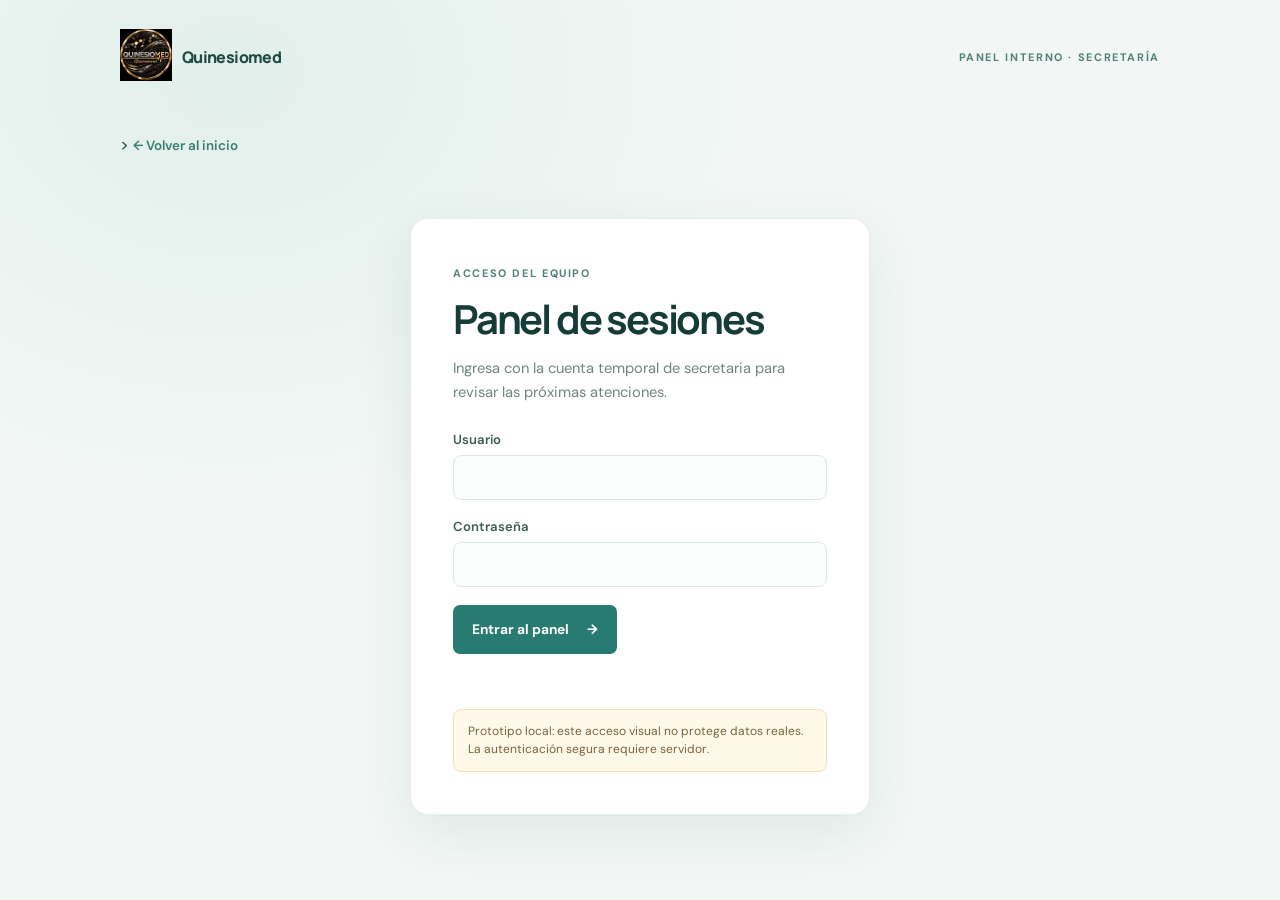
<file: secretaria.html>
<!DOCTYPE html>
<html lang="es">
<head>
    <meta charset="UTF-8">
    <meta name="viewport" content="width=device-width, initial-scale=1.0">
    <meta name="theme-color" content="#f2f7f5">
    <meta name="robots" content="noindex, nofollow">
    <title>Panel de secretaria | Quinesiomed</title>
    <link rel="stylesheet" href="styles.css">
</head>
<body class="cuerpo-secretaria">
    <main class="panel-secretaria">
        <header class="cabecera-secretaria">
            
            <a class="logo-inicio" href="./index.html" aria-label="Volver a Quinesiomed">
                <span class="logo-imagen" aria-hidden="true">
                    <img class="imagen-logo" src="logo.jpg" alt="Logo de Quinesiomed">
                </span><span>Quinesiomed</span>
            </a>
            <span class="etiqueta-inicio">PANEL INTERNO · SECRETARÍA</span>
        </header>
               >
                <a class="volver-inicio" href="./index.Html">← Volver al inicio</a>
        <section id="vista-acceso" class="tarjeta-acceso" aria-labelledby="titulo-acceso">
            <span class="etiqueta-inicio">ACCESO DEL EQUIPO</span>
            <h1 id="titulo-acceso">Panel de sesiones</h1>
            <p>Ingresa con la cuenta temporal de secretaria para revisar las próximas atenciones.</p>
            <form id="formulario-acceso" class="formulario-secretaria">
                <label for="usuario-secretaria">Usuario</label>
                <input id="usuario-secretaria" name="usuario" autocomplete="username" required>
                <label for="clave-secretaria">Contraseña</label>
                <input id="clave-secretaria" name="clave" type="password" autocomplete="current-password" required>
                <button class="boton-inicio" type="submit">Entrar al panel <span aria-hidden="true">→</span></button>
                <p id="mensaje-acceso" class="mensaje-panel" role="status" aria-live="polite"></p>
            </form>
            <p class="aviso-panel-demo">Prototipo local: este acceso visual no protege datos reales. La autenticación segura requiere servidor.</p>
        </section>

        <section id="vista-cambio-clave" class="tarjeta-acceso" aria-labelledby="titulo-cambio" hidden>
            <span class="etiqueta-inicio">PRIMER INGRESO</span>
            <h1 id="titulo-cambio">Cambia la contraseña temporal</h1>
            <p>Elige una contraseña nueva para esta demostración en este navegador.</p>
            <form id="formulario-cambio-clave" class="formulario-secretaria">
                <label for="clave-nueva">Nueva contraseña</label>
                <input id="clave-nueva" type="password" autocomplete="new-password" minlength="10" required>
                <label for="clave-confirmar">Confirma la contraseña</label>
                <input id="clave-confirmar" type="password" autocomplete="new-password" minlength="10" required>
                <button class="boton-inicio" type="submit">Guardar contraseña</button>
                <p id="mensaje-clave" class="mensaje-panel" role="status" aria-live="polite"></p>
            </form>
            <p class="aviso-panel-demo">La contraseña se guarda solo en el almacenamiento local del navegador; no la uses para proteger cuentas reales.</p>
        </section>

        <section id="vista-agenda-secretaria" class="vista-agenda-secretaria" hidden aria-labelledby="titulo-panel">
            <div class="encabezado-panel">
                <div>
                    <span class="etiqueta-inicio">QUINESIOMED · GESTIÓN INTERNA</span>
                    <h1 id="titulo-panel">Sesiones agendadas</h1>
                    <p>Revisa las próximas sesiones y prepara el recordatorio por WhatsApp.</p>
                </div>
                <button id="boton-salir" class="boton-salir" type="button">Cerrar sesión</button>
            </div>

            <div class="resumen-sesiones" aria-label="Resumen de sesiones">
                <article><span>Próximas</span><strong id="total-proximas">0</strong></article>
                <article><span>Por recordar</span><strong id="total-pendientes">0</strong></article>
                <article><span>Recordadas</span><strong id="total-recordadas">0</strong></article>
            </div>

            <div class="controles-sesiones">
                <label class="busqueda-panel" for="buscar-sesion">Buscar paciente, RUT o teléfono
                    <input id="buscar-sesion" type="search" placeholder="Escribe para filtrar">
                </label>
                <label class="filtro-panel" for="filtro-sesiones">Mostrar
                    <select id="filtro-sesiones">
                        <option value="pendientes">Por recordar · próximas 48 horas</option>
                        <option value="proximas">Todas las próximas</option>
                        <option value="recordadas">Recordatorios enviados</option>
                        <option value="todas">Todas las sesiones</option>
                    </select>
                </label>
            </div>

            <p id="estado-panel" class="estado-panel" role="status" aria-live="polite"></p>
            <ul id="lista-sesiones-secretaria" class="lista-sesiones-secretaria"></ul>
            <p id="sin-sesiones" class="sin-sesiones" hidden>No hay sesiones que coincidan con este filtro.</p>
            <div class="pie-panel">
                <a href="./agenda.html">← Volver a la agenda</a>
                <span>Las sesiones se leen desde este navegador mientras el sitio esté en modo demostración.</span>
            </div>
        </section>
    </main>
    <script src="secretaria.js"></script>
    <script src="./grupo-horarios.js"></script>
    <script src="./rut-utils.js"></script>
    <script src="./secretaria-cuentas.js"></script>
</body>
</html>
</file>
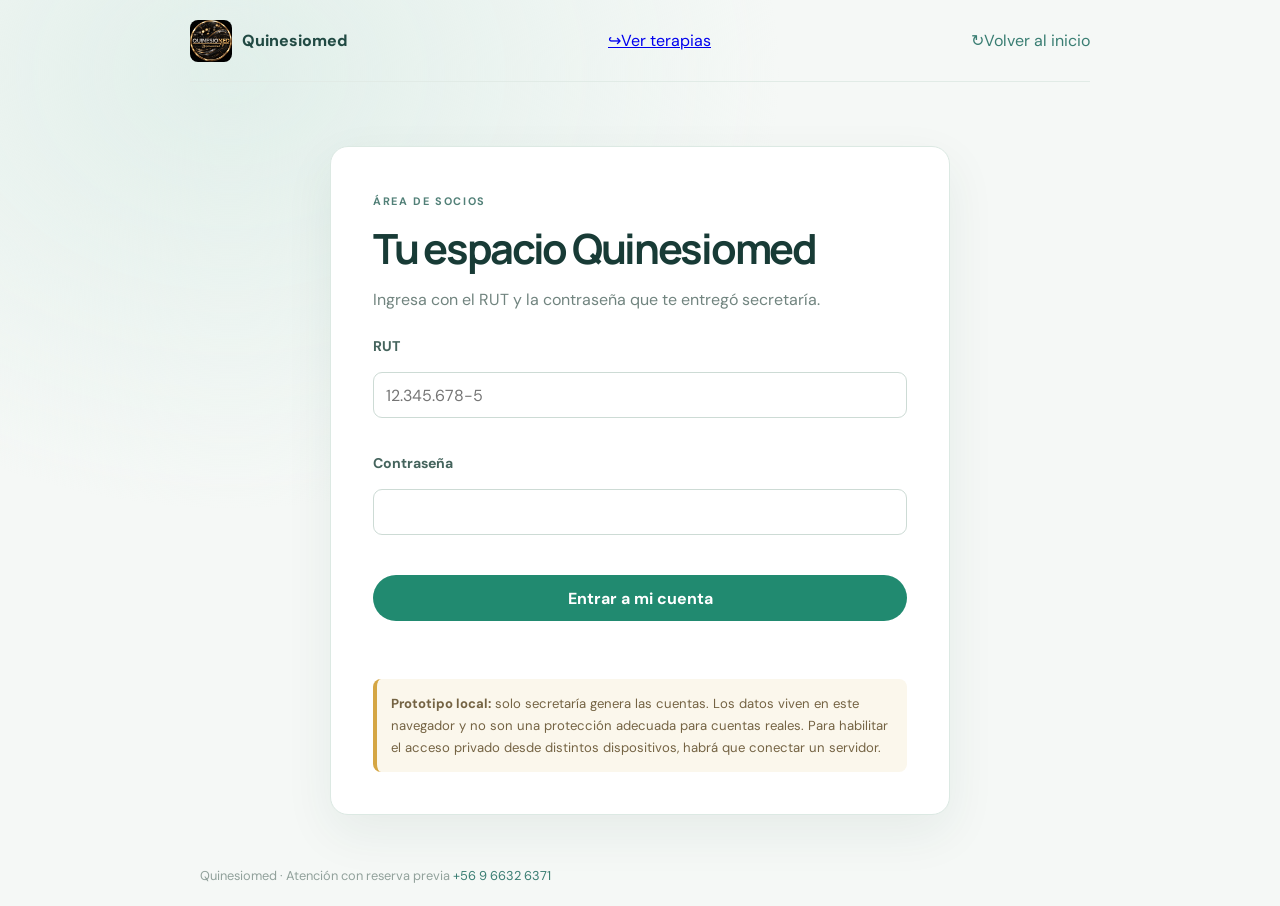
<file: usuario.html>
<!DOCTYPE html>
<html lang="es">
<head>
    <meta charset="UTF-8">
    <meta name="viewport" content="width=device-width, initial-scale=1.0">
    <meta name="theme-color" content="#f2f7f5">
    <meta name="robots" content="noindex, nofollow">
    <title>Mi cuenta | Quinesiomed</title>
    <link rel="stylesheet" href="styles.css">
    <link rel="stylesheet" href="usuario.css">
</head>
<body class="pagina-usuario">
    <main class="contenedor-usuario">
        <header class="cabecera-usuario">
            <a href="./index.html" class="marca-usuario">
                <img src="./logo.jpg" alt="">
                <span>Quinesiomed</span>
            </a>
            <a href="./Clinica.html">↪Ver terapias</a>
            <a href="./index.html" class="volver-usuario">↻Volver al inicio</a>
        </header>
<section id="vista-cuenta" class="tarjeta-cuenta"><span class="etiqueta-inicio">ÁREA DE SOCIOS</span><h1>Tu espacio Quinesiomed</h1><p class="introduccion-cuenta">Ingresa con el RUT y la contraseña que te entregó secretaría.</p>
<form id="formulario-entrar" class="formulario-cuenta"><label for="rut-entrar">RUT</label><input id="rut-entrar" name="rut" inputmode="text" autocomplete="off" placeholder="12.345.678-5" maxlength="12" required><label for="clave-entrar">Contraseña</label><input id="clave-entrar" name="clave" type="password" autocomplete="current-password" required><button class="boton-cuenta" type="submit">Entrar a mi cuenta</button><p id="mensaje-entrar" class="mensaje-cuenta" role="status" aria-live="polite"></p></form>
<p class="aviso-cuenta-demo"><strong>Prototipo local:</strong> solo secretaría genera las cuentas. Los datos viven en este navegador y no son una protección adecuada para cuentas reales. Para habilitar el acceso privado desde distintos dispositivos, habrá que conectar un servidor.</p></section>
<section id="vista-mi-cuenta" class="tarjeta-cuenta panel-mi-cuenta" hidden><div class="encabezado-mi-cuenta"><div><span class="etiqueta-inicio">TU CUENTA</span><h1>Hola, <span id="nombre-cuenta"></span></h1><p>Información de tu plan grupal.</p></div><button id="cerrar-cuenta" class="boton-secundario-cuenta" type="button">Cerrar sesión</button></div>
<article class="resumen-plan"><span>Plan grupal asignado por secretaría</span><strong id="plan-cuenta"></strong><p id="detalle-plan-cuenta"></p><div id="accesos-grupos" class="accesos-grupos"></div></article><div class="acciones-cuenta"><a id="enlace-reservar-grupal" class="boton-cuenta" href="./agenda.html">Ver horarios disponibles</a><a href="./agenda.html#formulario-usuario" class="enlace-cuenta">Consultar sesiones</a></div>
<h2>Cambiar contraseña</h2><form id="form-cambiar-clave" class="formulario-cuenta"><label for="clave-actual">Contraseña actual</label><input id="clave-actual" name="actual" type="password" autocomplete="current-password" required><label for="clave-nueva">Nueva contraseña (mínimo 10 caracteres)</label><input id="clave-nueva" name="nueva" type="password" autocomplete="new-password" minlength="10" required><label for="clave-nueva-confirmar">Confirma la nueva contraseña</label><input id="clave-nueva-confirmar" name="confirmar" type="password" autocomplete="new-password" minlength="10" required><button class="boton-cuenta" type="submit">Actualizar contraseña</button><p id="mensaje-cambio-clave" class="mensaje-cuenta" role="status" aria-live="polite"></p></form><h2>Mis reservas de esta semana</h2><p id="resumen-cupos-semana" class="resumen-cupos-semana"></p><ul id="reservas-cuenta" class="reservas-cuenta"></ul><p id="sin-reservas-cuenta" class="sin-reservas-cuenta" hidden>No encontramos reservas de esta semana asociadas a esta cuenta.</p><p class="aviso-cuenta-demo"><strong>Demostración:</strong> las reservas se leen desde este navegador.</p></section>
<footer class="pie-usuario">
    <span>Quinesiomed · Atención con reserva previa  <a> +56 9 6632 6371 </a> </span>
</footer></main> 
   <script src="./rut-utils.js"></script>
<script src="./usuario.js" defer></script></body></html>
</file>
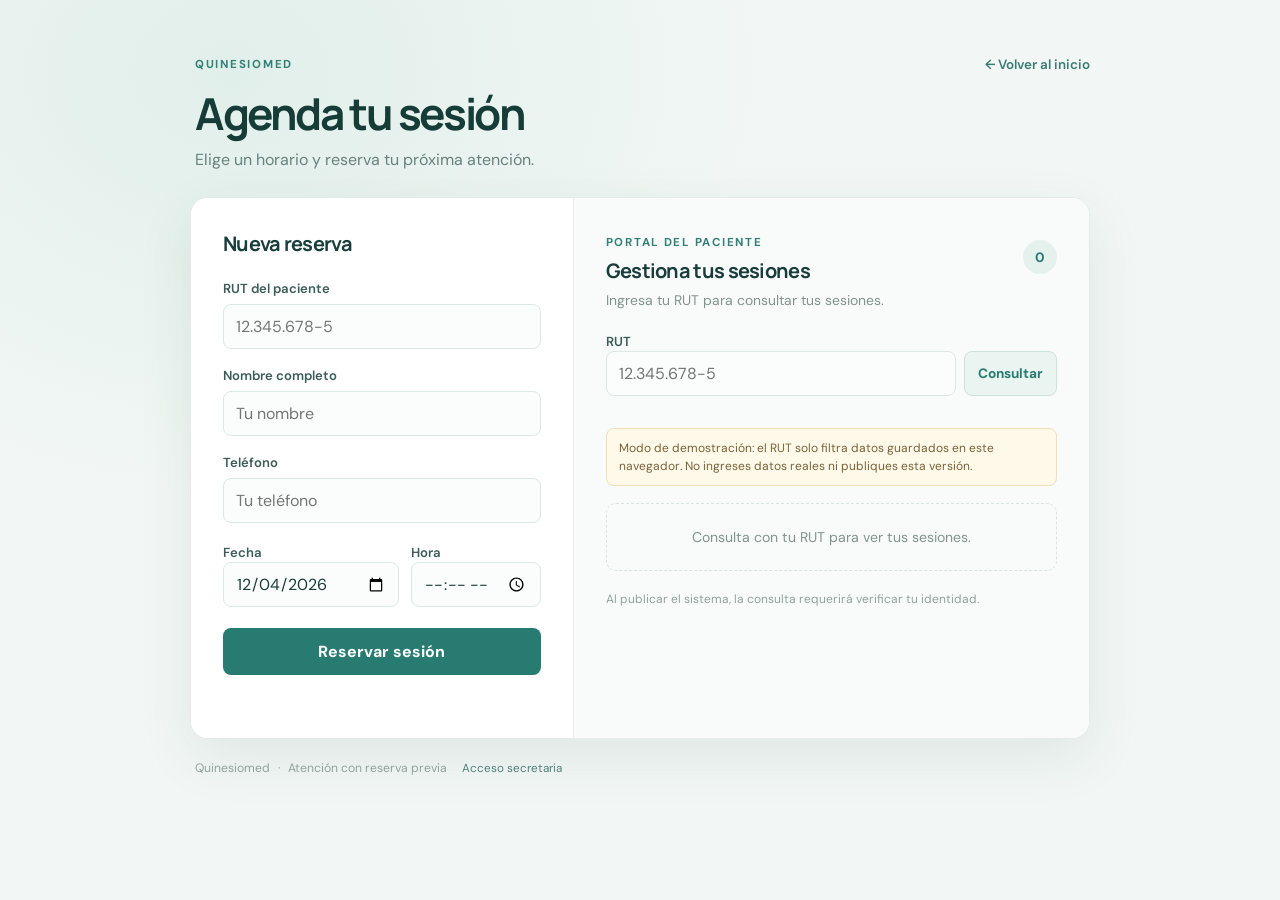
<file: archivo.html/agenda.html>
<!DOCTYPE html>
<html lang="es">
<head>
    <meta charset="UTF-8">
    <meta name="viewport" content="width=device-width, initial-scale=1.0">
    <meta name="theme-color" content="#f4f8f7">
    <title>Agendar una sesión | Quinesiomed</title>
    <link rel="stylesheet" href="styles.css">
</head>
<body>
    <main class="contenedor">
        <header class="encabezado">
            <div class="encabezado-superior">
                <span class="marca">QUINESIOMED</span>
                <a class="volver-inicio" href="./index.Html">← Volver al inicio</a>
            </div>
            <h1>Agenda tu sesión</h1>
            <p>Elige un horario y reserva tu próxima atención.</p>
        </header>

        <section class="panel-agenda" aria-label="Agendar una sesión">
            <form id="formulario-reserva" class="formulario">
                <h2>Nueva reserva</h2>
                <label for="rut-reserva">RUT del paciente</label>
                <input id="rut-reserva" name="rut" type="text" inputmode="text" autocomplete="off" placeholder="12.345.678-5" required maxlength="12" aria-describedby="aviso-demo">

                <label for="nombre">Nombre completo</label>
                <input id="nombre" name="nombre" type="text" autocomplete="name" placeholder="Tu nombre" required maxlength="80">

                <label for="telefono">Teléfono</label>
                <input id="telefono" name="telefono" type="tel" autocomplete="tel" placeholder="Tu teléfono" required maxlength="30">

                <div class="campos-horario">
                    <div>
                        <label for="fecha">Fecha</label>
                        <input id="fecha" name="fecha" type="date" required>
                    </div>
                    <div>
                        <label for="hora">Hora</label>
                        <input id="hora" name="hora" type="time" required>
                    </div>
                </div>

                <button class="boton-reservar" type="submit">Reservar sesión</button>
                <p id="mensaje" class="mensaje" role="status" aria-live="polite"></p>
            </form>

            <section class="agenda" aria-labelledby="titulo-agenda">
                <div class="agenda-titulo">
                    <div>
                        <span class="sobretitulo">PORTAL DEL PACIENTE</span>
                        <h2 id="titulo-agenda">Gestiona tus sesiones</h2>
                    </div>
                    <span id="contador" class="contador">0</span>
                </div>
                <p class="ayuda-agenda">Ingresa tu RUT para consultar tus sesiones.</p>
                <form id="formulario-usuario" class="formulario-usuario">
                    <label for="rut-usuario">RUT</label>
                    <div class="busqueda-usuario">
                        <input id="rut-usuario" name="rut" type="text" inputmode="text" autocomplete="off" placeholder="12.345.678-5" required maxlength="12">
                        <button type="submit" id="boton-consultar">Consultar</button>
                    </div>
                    <div id="grupo-codigo" class="grupo-codigo" hidden>
                        <label for="codigo-verificacion">Código de verificación</label>
                        <input id="codigo-verificacion" name="codigo" type="text" inputmode="numeric" autocomplete="one-time-code" placeholder="Código enviado a tu contacto registrado" maxlength="8">
                    </div>
                </form>
                <p id="aviso-demo" class="aviso-demo">Modo de demostración: el RUT solo filtra datos guardados en este navegador. No ingreses datos reales ni publiques esta versión.</p>
                <ul id="lista-reservas" class="lista-reservas"></ul>
                <p id="estado-vacio" class="estado-vacio">Consulta con tu RUT para ver tus sesiones.</p>
                <p class="nota-privacidad">Al publicar el sistema, la consulta requerirá verificar tu identidad.</p>
            </section>
        </section>
        <footer>Quinesiomed <span aria-hidden="true">·</span> Atención con reserva previa <a class="acceso-secretaria" href="./secretaria.html">Acceso secretaria</a></footer>
    </main>
    <script src="app.js"></script>
</body>
</html>
</file>
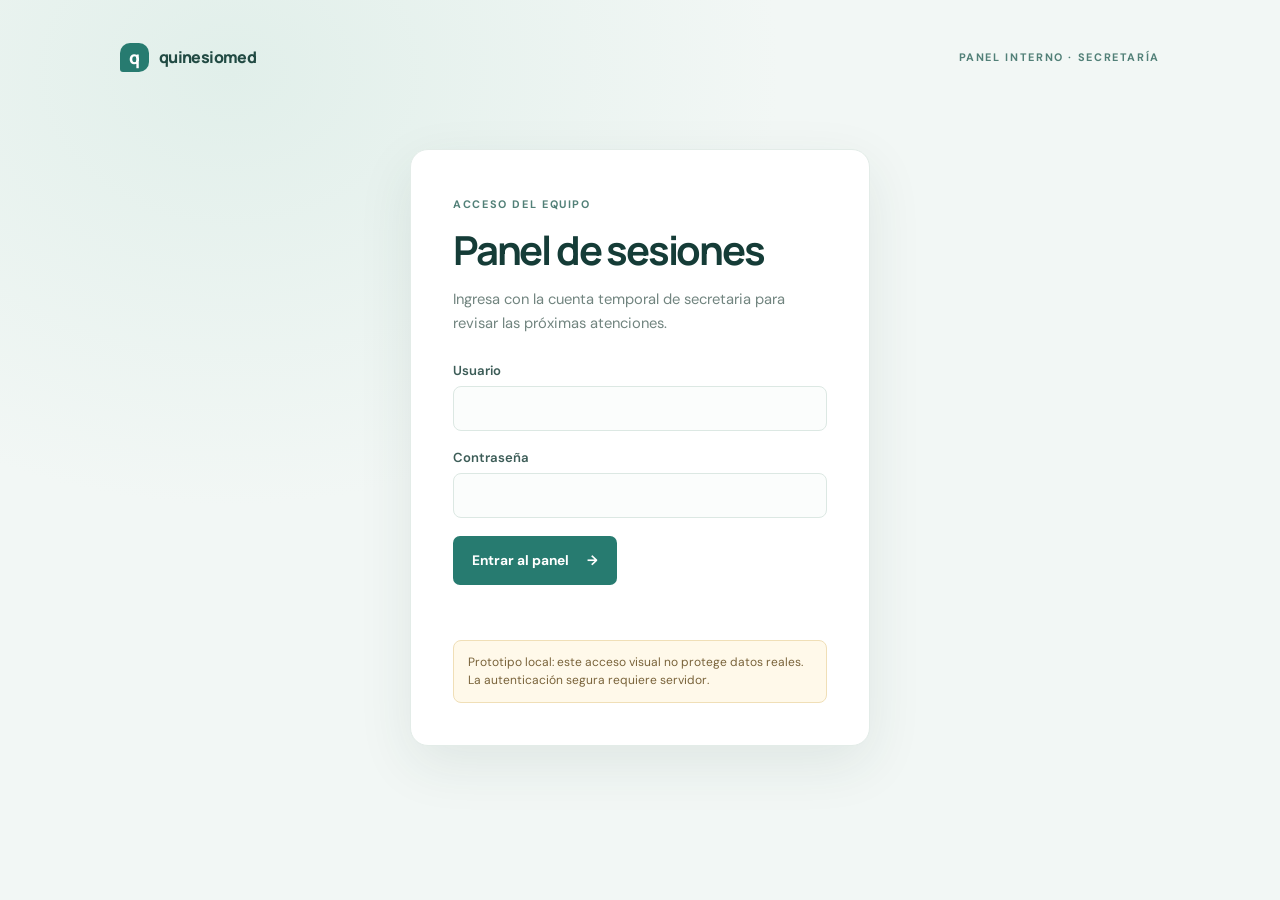
<file: archivo.html/secretaria.html>
<!DOCTYPE html>
<html lang="es">
<head>
    <meta charset="UTF-8">
    <meta name="viewport" content="width=device-width, initial-scale=1.0">
    <meta name="theme-color" content="#f2f7f5">
    <meta name="robots" content="noindex, nofollow">
    <title>Panel de secretaria | Quinesiomed</title>
    <link rel="stylesheet" href="styles.css">
</head>
<body class="cuerpo-secretaria">
    <main class="panel-secretaria">
        <header class="cabecera-secretaria">
            <a class="logo-inicio" href="./index.Html" aria-label="Volver a Quinesiomed">
                <span class="logo-simbolo" aria-hidden="true">q</span><span>quinesiomed</span>
            </a>
            <span class="etiqueta-inicio">PANEL INTERNO · SECRETARÍA</span>
        </header>

        <section id="vista-acceso" class="tarjeta-acceso" aria-labelledby="titulo-acceso">
            <span class="etiqueta-inicio">ACCESO DEL EQUIPO</span>
            <h1 id="titulo-acceso">Panel de sesiones</h1>
            <p>Ingresa con la cuenta temporal de secretaria para revisar las próximas atenciones.</p>
            <form id="formulario-acceso" class="formulario-secretaria">
                <label for="usuario-secretaria">Usuario</label>
                <input id="usuario-secretaria" name="usuario" autocomplete="username" required>
                <label for="clave-secretaria">Contraseña</label>
                <input id="clave-secretaria" name="clave" type="password" autocomplete="current-password" required>
                <button class="boton-inicio" type="submit">Entrar al panel <span aria-hidden="true">→</span></button>
                <p id="mensaje-acceso" class="mensaje-panel" role="status" aria-live="polite"></p>
            </form>
            <p class="aviso-panel-demo">Prototipo local: este acceso visual no protege datos reales. La autenticación segura requiere servidor.</p>
        </section>

        <section id="vista-cambio-clave" class="tarjeta-acceso" aria-labelledby="titulo-cambio" hidden>
            <span class="etiqueta-inicio">PRIMER INGRESO</span>
            <h1 id="titulo-cambio">Cambia la contraseña temporal</h1>
            <p>Elige una contraseña nueva para esta demostración en este navegador.</p>
            <form id="formulario-cambio-clave" class="formulario-secretaria">
                <label for="clave-nueva">Nueva contraseña</label>
                <input id="clave-nueva" type="password" autocomplete="new-password" minlength="10" required>
                <label for="clave-confirmar">Confirma la contraseña</label>
                <input id="clave-confirmar" type="password" autocomplete="new-password" minlength="10" required>
                <button class="boton-inicio" type="submit">Guardar contraseña</button>
                <p id="mensaje-clave" class="mensaje-panel" role="status" aria-live="polite"></p>
            </form>
            <p class="aviso-panel-demo">La contraseña se guarda solo en el almacenamiento local del navegador; no la uses para proteger cuentas reales.</p>
        </section>

        <section id="vista-agenda-secretaria" class="vista-agenda-secretaria" hidden aria-labelledby="titulo-panel">
            <div class="encabezado-panel">
                <div>
                    <span class="etiqueta-inicio">QUINESIOMED · GESTIÓN INTERNA</span>
                    <h1 id="titulo-panel">Sesiones agendadas</h1>
                    <p>Revisa las próximas sesiones y prepara el recordatorio por WhatsApp.</p>
                </div>
                <button id="boton-salir" class="boton-salir" type="button">Cerrar sesión</button>
            </div>

            <div class="resumen-sesiones" aria-label="Resumen de sesiones">
                <article><span>Próximas</span><strong id="total-proximas">0</strong></article>
                <article><span>Por recordar</span><strong id="total-pendientes">0</strong></article>
                <article><span>Recordadas</span><strong id="total-recordadas">0</strong></article>
            </div>

            <div class="controles-sesiones">
                <label class="busqueda-panel" for="buscar-sesion">Buscar paciente, RUT o teléfono
                    <input id="buscar-sesion" type="search" placeholder="Escribe para filtrar">
                </label>
                <label class="filtro-panel" for="filtro-sesiones">Mostrar
                    <select id="filtro-sesiones">
                        <option value="pendientes">Por recordar · próximas 48 horas</option>
                        <option value="proximas">Todas las próximas</option>
                        <option value="recordadas">Recordatorios enviados</option>
                        <option value="todas">Todas las sesiones</option>
                    </select>
                </label>
            </div>

            <p id="estado-panel" class="estado-panel" role="status" aria-live="polite"></p>
            <ul id="lista-sesiones-secretaria" class="lista-sesiones-secretaria"></ul>
            <p id="sin-sesiones" class="sin-sesiones" hidden>No hay sesiones que coincidan con este filtro.</p>
            <div class="pie-panel">
                <a href="./agenda.html">← Volver a la agenda</a>
                <span>Las sesiones se leen desde este navegador mientras el sitio esté en modo demostración.</span>
            </div>
        </section>
    </main>
    <script src="secretaria.js"></script>
</body>
</html>
</file>
<file: styles.css>
@import url('https://fonts.googleapis.com/css2?family=DM+Sans:wght@400;500;600;700&family=Manrope:wght@500;600;700;800&display=swap');

:root {
    font-family: 'DM Sans', Arial, sans-serif;
    color: #193d3a;
    background: #f2f7f5;
    font-synthesis: none;
    text-rendering: optimizeLegibility;
}

.logo-inicio img {
    width: 52px;
    height: 52px;
    object-fit: contain;
    flex: 0 0 52px;
}

* { box-sizing: border-box; }

body {
    min-width: 320px;
    min-height: 100vh;
    margin: 0;
    padding: 56px 22px 28px;
    background: radial-gradient(ellipse at 18% 8%, #e1efea 0, transparent 37%), #f2f7f5;
}

.contenedor { width: min(900px, 100%); margin: 0 auto; }
.encabezado { margin: 0 0 27px 5px; }
.encabezado-superior { display: flex; align-items: center; justify-content: space-between; gap: 16px; }
.volver-inicio { color: #397d72; font-size: .84rem; font-weight: 600; text-decoration: none; }
.volver-inicio:hover { color: #205e55; text-decoration: underline; }
.volver-inicio:focus-visible { border-radius: 3px; outline: 3px solid #9bc9bf; outline-offset: 4px; }
.marca, .sobretitulo { color: #328176; font-size: .72rem; font-weight: 700; letter-spacing: .15em; }
h1, h2, p { margin-top: 0; }
h1, h2 { font-family: 'Manrope', 'DM Sans', sans-serif; }
h1 { margin: 10px 0 6px; color: #153c37; font-size: clamp(2rem, 5vw, 2.75rem); letter-spacing: -.055em; }
.encabezado p { margin: 0; color: #69817c; font-size: 1rem; }

.panel-agenda {
    display: grid;
    grid-template-columns: minmax(270px, .85fr) minmax(330px, 1.15fr);
    overflow: hidden;
    border: 1px solid #e3ece8;
    border-radius: 18px;
    background: #fff;
    box-shadow: 0 18px 55px rgba(28, 67, 59, .09);
}

.formulario { display: flex; flex-direction: column; padding: 32px; background: #fff; }
.formulario h2, .agenda h2 { margin-bottom: 23px; font-size: 1.25rem; letter-spacing: -.035em; }
label { margin: 0 0 7px; color: #3c5c57; font-size: .82rem; font-weight: 600; }
input {
    width: 100%;
    min-height: 45px;
    margin: 0 0 18px;
    padding: 10px 12px;
    border: 1px solid #dce8e3;
    border-radius: 8px;
    outline: none;
    background: #fbfdfc;
    color: #193d3a;
    font: inherit;
    transition: border-color .15s, box-shadow .15s;
}
input:focus { border-color: #4a9b8d; box-shadow: 0 0 0 3px rgba(74, 155, 141, .14); }
.campos-horario { display: grid; grid-template-columns: 1.15fr .85fr; gap: 12px; }
.boton-reservar {
    min-height: 47px;
    margin-top: 3px;
    border: 0;
    border-radius: 8px;
    background: #277b70;
    color: #fff;
    font: inherit;
    font-weight: 700;
    cursor: pointer;
    transition: background .15s, transform .15s;
}
.boton-reservar:hover { transform: translateY(-1px); background: #1e665d; }
.boton-reservar:disabled { transform: none; opacity: .65; cursor: wait; }
.boton-reservar:focus-visible { outline: 3px solid #8bc6bc; outline-offset: 3px; }
.mensaje { min-height: 20px; margin: 11px 0 0; color: #a44a39; font-size: .83rem; }
.mensaje.exito { color: #277b70; }

.agenda { min-height: 440px; padding: 32px; border-left: 1px solid #e8efec; background: #f9fbfa; }
.agenda-titulo { display: flex; align-items: center; justify-content: space-between; gap: 16px; }
.agenda-titulo h2 { margin: 6px 0 0; }
.contador { display: grid; width: 34px; height: 34px; place-items: center; border-radius: 50%; background: #e4f1ed; color: #277b70; font-size: .85rem; font-weight: 700; }
.ayuda-agenda { margin: 7px 0 21px; color: #82938e; font-size: .87rem; }
.formulario-usuario { margin: 0 0 14px; }
.busqueda-usuario { display: flex; align-items: flex-start; gap: 8px; }
.busqueda-usuario input { min-width: 0; flex: 1; }
.busqueda-usuario button { min-height: 45px; padding: 0 13px; border: 1px solid #cfe1db; border-radius: 8px; background: #eaf4f1; color: #277b70; font: inherit; font-size: .85rem; font-weight: 700; cursor: pointer; }
.busqueda-usuario button:hover { background: #dceee8; }
.busqueda-usuario button:disabled { opacity: .65; cursor: wait; }
.grupo-codigo[hidden] { display: none; }
.aviso-demo { margin: 2px 0 17px; padding: 10px 12px; border: 1px solid #f0dfb7; border-radius: 8px; background: #fff9ea; color: #79633a; font-size: .75rem; line-height: 1.5; }
.lista-reservas { display: grid; gap: 10px; margin: 0; padding: 0; list-style: none; }
.reserva { display: flex; align-items: center; gap: 13px; padding: 14px; border: 1px solid #e4ece8; border-radius: 10px; background: white; }
.fecha-reserva { display: grid; flex: 0 0 50px; min-height: 52px; align-content: center; justify-items: center; border-radius: 8px; background: #eaf4f1; color: #277b70; }
.fecha-reserva strong { font-family: 'Manrope', sans-serif; font-size: 1.15rem; line-height: 1.1; }
.fecha-reserva span { margin-top: 3px; font-size: .61rem; font-weight: 700; letter-spacing: .06em; text-transform: uppercase; }
.detalle-reserva { min-width: 0; flex: 1; }
.detalle-reserva strong { display: block; overflow: hidden; color: #254743; font-size: .9rem; text-overflow: ellipsis; white-space: nowrap; }
.detalle-reserva span { display: block; margin-top: 4px; color: #798c87; font-size: .79rem; }
.quitar-reserva { align-self: center; padding: 7px; border: 0; background: transparent; color: #91a09c; font: inherit; font-size: .76rem; cursor: pointer; }
.quitar-reserva:hover { color: #a44a39; }
.estado-vacio { margin: 0; padding: 24px 12px; border: 1px dashed #d7e4df; border-radius: 10px; color: #82938e; font-size: .88rem; text-align: center; }
.nota-privacidad { margin: 20px 0 0; color: #93a19d; font-size: .75rem; }
footer { margin: 21px 0 0 5px; color: #92a19c; font-size: .76rem; }
footer span { padding: 0 5px; }

@media (max-width: 680px) {
    body { padding: 34px 16px 24px; }
    .panel-agenda { grid-template-columns: 1fr; }
    .formulario, .agenda { padding: 25px 22px; }
    .agenda { min-height: 0; border-top: 1px solid #e8efec; border-left: 0; }
}

/*
 * Página de entrada (index.Html).
 * Los nombres de clase de esta sección comienzan con "inicio" o describen una parte de la portada.
 * Para personalizarla, empieza por los colores de fondo/texto, anchos, espacios y tamaños de letra.
 * El resto de estilos de este archivo corresponde a la página de agenda.
 */
/* Contenedor global de la portada: 6.5% crea márgenes laterales amplios en pantallas grandes. */
body.inicio { min-height: 100vh; padding: 0 6.5%; background: #f5f8f6; color: #183b36; }
/* Barra superior con el logo a la izquierda y el menú a la derecha. min-height controla su altura. */
.barra-inicio { display: flex; min-height: 88px; align-items: center; justify-content: space-between; border-bottom: 1px solid #e4ece8; }
/* Marca de texto y pequeño símbolo; cambia aquí el tamaño, tipografía y color del logo. */
.logo-inicio { display: inline-flex; align-items: center; gap: 10px; color: #214a43; font-family: 'Manrope', sans-serif; font-size: 1rem; font-weight: 800; letter-spacing: -.04em; text-decoration: none; }
.logo-simbolo { display: grid; width: 29px; height: 29px; place-items: center; border-radius: 10px 10px 10px 3px; background: #277b70; color: white; font-size: 1.1rem; font-style: italic; }
/* Distribución y apariencia de los enlaces del menú. */
.nav-inicio { display: flex; align-items: center; gap: clamp(18px, 3.3vw, 46px); }
.nav-inicio a, .enlace-secundario { color: #58726c; font-size: .86rem; font-weight: 600; text-decoration: none; }
.nav-inicio a:hover, .enlace-secundario:hover { color: #277b70; }
.nav-inicio .nav-agenda { padding: 12px 17px; border: 1px solid #cddfd8; border-radius: 7px; color: #277b70; }
.nav-agenda span { margin-left: 8px; }
/* Primera franja: texto y llamada a reservar a la izquierda, ilustración a la derecha. */
.hero-inicio { position: relative; display: grid; min-height: 500px; grid-template-columns: 1fr .92fr; align-items: center; gap: 5%; overflow: hidden; padding: 56px 0 66px; }
.hero-texto { position: relative; z-index: 1; max-width: 530px; }
/* Etiqueta pequeña sobre el titular y punto verde decorativo. */
.etiqueta-inicio { display: inline-flex; align-items: center; gap: 9px; color: #528078; font-size: .68rem; font-weight: 700; letter-spacing: .15em; }
.punto-verde { width: 7px; height: 7px; border-radius: 50%; background: #6dad94; box-shadow: 0 0 0 4px #e4f0e9; }
/* Titular principal. clamp(min, adaptable, max) hace que crezca con la pantalla sin exceder el máximo. */
.hero-inicio h1 { margin: 23px 0 18px; color: #183b36; font-size: clamp(3.3rem, 6.8vw, 5.7rem); font-weight: 600; line-height: 1.01; letter-spacing: -.075em; }
.hero-inicio h1 em { color: #398b7d; font-style: normal; }
.hero-texto > p { max-width: 440px; margin: 0; color: #6e827d; font-size: 1rem; line-height: 1.8; }
/* Grupo de botones del titular y estilo del botón principal. */
.acciones-hero { display: flex; align-items: center; gap: 25px; margin-top: 29px; }
.boton-inicio { display: inline-flex; min-height: 49px; align-items: center; justify-content: center; gap: 18px; padding: 0 19px; border-radius: 7px; background: #277b70; color: white; font-size: .86rem; font-weight: 700; text-decoration: none; transition: background .15s, transform .15s; }
.boton-inicio:hover { transform: translateY(-1px); background: #1e665d; }
/* Ilustración abstracta dibujada con CSS: el fondo, el tamaño y la forma exterior están aquí. */
.hero-visual { position: relative; display: grid; width: min(100%, 440px); aspect-ratio: 1 / .91; place-items: center; justify-self: end; overflow: hidden; border-radius: 49% 51% 47% 53% / 48% 43% 57% 52%; background: linear-gradient(145deg, #dfede7, #c8e1d8 55%, #b7d5ca); }
/* Aros decorativos detrás de la figura; ::before y ::after agregan círculos sin añadir HTML. */
.hero-visual::before, .hero-visual::after { position: absolute; width: 75%; height: 75%; border: 1px solid rgba(255,255,255,.5); border-radius: 50%; content: ''; }
.hero-visual::after { width: 55%; height: 55%; }
/* Las dos elipses cruzadas forman los arcos de movimiento. */
.arco { position: absolute; width: 53%; height: 120%; border: 1px solid rgba(255,255,255,.47); border-radius: 50%; transform: rotate(35deg); }
.arco-dos { transform: rotate(-35deg); }
/* Figura central construida con formas y pseudo-elementos; cambia estos colores para variar el dibujo. */
.figura-central { position: relative; z-index: 1; width: 120px; height: 220px; border-radius: 48% 48% 42% 42%; background: linear-gradient(140deg, #70a995, #438a79 65%, #367765); transform: rotate(22deg); box-shadow: 28px 22px 0 -10px rgba(52,115,96,.18); }
.figura-central::before { position: absolute; top: -49px; left: 39px; width: 53px; height: 53px; border-radius: 50%; background: #548f7d; content: ''; }
.figura-central::after { position: absolute; right: -44px; bottom: 8px; width: 135px; height: 32px; border-radius: 50%; background: #438473; content: ''; transform: rotate(-34deg); }
.figura-central span { position: absolute; top: 20px; left: -47px; width: 128px; height: 31px; border-radius: 50%; background: #78ac98; transform: rotate(-45deg); }
/* Pequeña tarjeta superpuesta sobre la ilustración; right y bottom cambian su ubicación. */
.tarjeta-flotante { position: absolute; z-index: 2; right: 3%; bottom: 15%; display: flex; align-items: center; gap: 11px; padding: 13px 16px; border: 1px solid rgba(255,255,255,.72); border-radius: 11px; background: rgba(255,255,255,.85); color: #365e55; font-size: .77rem; font-weight: 700; line-height: 1.45; box-shadow: 0 12px 30px rgba(31,76,62,.1); backdrop-filter: blur(8px); }
.mini-icono { display: grid; width: 33px; height: 33px; place-items: center; border-radius: 50%; background: #e5f0eb; color: #448c7e; font-size: 1.15rem; }
.visual-texto { position: absolute; bottom: 7%; color: #598c7e; font-size: .55rem; font-weight: 700; letter-spacing: .16em; }
.hero-decoracion { position: absolute; top: 10%; right: 36%; color: #b5d6c9; font-size: 2rem; }
/* Franja de presentación del centro: título, párrafo y enlace redondo. */
.bloque-centro { display: grid; grid-template-columns: .95fr 1.2fr 48px; align-items: center; gap: 6%; padding: 39px 0 43px; border-top: 1px solid #e1eae5; border-bottom: 1px solid #e1eae5; }
.bloque-centro h2, .seccion-futuro h2, .cierre-inicio h2 { margin: 10px 0 0; color: #21453e; font-family: 'Manrope', sans-serif; font-size: clamp(1.55rem, 3vw, 2.15rem); line-height: 1.2; letter-spacing: -.055em; }
.bloque-centro > p { max-width: 460px; margin: 0; color: #6e827d; font-size: .9rem; line-height: 1.8; }
.flecha-redonda { display: grid; width: 43px; height: 43px; place-items: center; border: 1px solid #c9dbd3; border-radius: 50%; color: #398b7d; font-size: 1.1rem; text-decoration: none; }
/* Sección que luego puede contener perfiles y terapias reales. */
.seccion-futuro { padding: 65px 0 69px; }
.seccion-cabecera { display: flex; align-items: end; justify-content: space-between; margin-bottom: 23px; }
.proximamente { padding: 8px 11px; border-radius: 5px; background: #e8f1ed; color: #668078; font-size: .61rem; font-weight: 700; letter-spacing: .12em; }
/* Dos tarjetas lado a lado en escritorio; el segundo diseño adaptable las apila en móvil. */
.tarjetas-futuro { display: grid; grid-template-columns: repeat(2, 1fr); gap: 15px; }
.tarjeta-futuro { display: grid; min-height: 145px; grid-template-columns: 47px 1fr 25px; align-items: start; gap: 17px; padding: 24px; border: 1px solid #e2ebe6; border-radius: 11px; background: #fff; }
.icono-futuro { display: grid; width: 43px; height: 43px; place-items: center; border-radius: 12px; background: #eaf3ef; color: #478b7c; font-size: 1.5rem; }
.icono-terapia { background: #f1eee5; color: #998655; }
.tarjeta-futuro h3 { margin: 2px 0 8px; color: #34574f; font-family: 'Manrope', sans-serif; font-size: 1rem; letter-spacing: -.025em; }
.tarjeta-futuro p { max-width: 330px; margin: 0; color: #83938e; font-size: .81rem; line-height: 1.65; }
.numero-tarjeta { justify-self: end; color: #a4b4ae; font-size: .7rem; }
/* Llamada final a reservar y pie de página. */
.cierre-inicio { display: flex; align-items: center; justify-content: space-between; gap: 20px; padding: 28px 34px; border-radius: 12px; background: #e6f0eb; }
.cierre-inicio h2 { font-size: clamp(1.4rem, 3vw, 1.9rem); }
.boton-claro { background: #fff; color: #277b70; }
.boton-claro:hover { background: #f8fcfa; }
.pie-inicio { display: flex; min-height: 87px; align-items: center; justify-content: space-between; gap: 20px; color: #91a19b; font-size: .74rem; }

/* Adaptación para pantallas medianas y móviles: el hero pasa a una columna y las tarjetas se apilan. */
@media (max-width: 760px) {
    body.inicio { padding: 0 5%; }
    .barra-inicio { min-height: 73px; }
    .nav-inicio { gap: 15px; }
    .nav-inicio > a:not(.nav-agenda) { display: none; }
    .hero-inicio { min-height: 0; grid-template-columns: 1fr; gap: 34px; padding: 56px 0 45px; }
    .hero-visual { width: min(82%, 370px); justify-self: center; }
    .hero-decoracion { top: 5%; right: 15%; }
    .bloque-centro {grid-template-columns: minmax(0, 1fr);
        gap: 16px;
        padding: 30px 0;
    } }
    .bloque-centro > p { grid-column: 1; grid-row: 2; }
    .seccion-futuro { padding: 48px 0; }
    .tarjetas-futuro { grid-template-columns: 1fr; }


/* Ajustes más compactos para teléfonos pequeños. */
@media (max-width: 480px) {
    .logo-inicio { font-size: .93rem; }
    .nav-inicio .nav-agenda { padding: 10px 11px; font-size: .76rem; }
    .hero-inicio h1 { font-size: 3.3rem; }
    .acciones-hero { align-items: flex-start; flex-direction: column; gap: 16px; }
    .tarjeta-futuro { grid-template-columns: 39px 1fr 19px; gap: 11px; padding: 18px 15px; }
    .icono-futuro { width: 38px; height: 38px; }
    .cierre-inicio { align-items: flex-start; flex-direction: column; padding: 24px; }
    .pie-inicio { align-items: flex-start; flex-direction: column; justify-content: center; gap: 9px; padding: 18px 0; }
}

/* Panel de secretaria: acceso, filtros, resumen de citas y acciones de recordatorio. */
.cuerpo-secretaria { min-height: 100vh; padding: 28px 22px 44px; background: radial-gradient(ellipse at 18% 8%, #e1efea 0, transparent 37%), #f2f7f5; }
.panel-secretaria { width: min(1040px, 100%); margin: 0 auto; }
.cabecera-secretaria { display: flex; min-height: 58px; align-items: center; justify-content: space-between; gap: 20px; margin-bottom: 48px; }
.tarjeta-acceso { width: min(460px, 100%); margin: 7vh auto 0; padding: clamp(25px, 6vw, 42px); border: 1px solid #e3ece8; border-radius: 18px; background: #fff; box-shadow: 0 18px 55px rgba(28,67,59,.09); }
.tarjeta-acceso h1, .encabezado-panel h1 { margin: 9px 0 10px; color: #153c37; font-family: 'Manrope', sans-serif; font-size: clamp(1.8rem, 5vw, 2.5rem); letter-spacing: -.055em; }
.tarjeta-acceso > p:not(.aviso-panel-demo) { color: #71847f; font-size: .92rem; line-height: 1.65; }
.formulario-secretaria { display: flex; flex-direction: column; margin-top: 26px; }
.formulario-secretaria input { margin-bottom: 18px; }
.formulario-secretaria .boton-inicio { align-self: flex-start; border: 0; cursor: pointer; font-family: inherit; }
.mensaje-panel { min-height: 20px; margin: 12px 0 0; color: #a44a39; font-size: .84rem; }
.aviso-panel-demo { margin: 23px 0 0; padding: 12px 14px; border: 1px solid #f0dfb7; border-radius: 8px; background: #fff9ea; color: #79633a; font-size: .75rem; line-height: 1.55; }
.vista-agenda-secretaria { padding: 0 0 25px; }
.encabezado-panel { display: flex; align-items: flex-start; justify-content: space-between; gap: 20px; margin-bottom: 25px; }
.encabezado-panel p { margin: 0; color: #71847f; font-size: .93rem; }
.boton-salir { min-height: 42px; padding: 0 15px; border: 1px solid #cddfd8; border-radius: 8px; background: #fff; color: #397d72; font: inherit; font-size: .83rem; font-weight: 700; cursor: pointer; }
.boton-salir:hover { background: #eaf4f1; }
.resumen-sesiones { display: grid; grid-template-columns: repeat(3, 1fr); gap: 14px; margin-bottom: 20px; }
.resumen-sesiones article { display: flex; min-height: 91px; align-items: center; justify-content: space-between; gap: 12px; padding: 18px 21px; border: 1px solid #e3ece8; border-radius: 11px; background: #fff; }
.resumen-sesiones article span { color: #71847f; font-size: .85rem; }
.resumen-sesiones article strong { color: #277b70; font-family: 'Manrope', sans-serif; font-size: 1.65rem; }
.controles-sesiones { display: grid; grid-template-columns: 1fr minmax(260px, .65fr); gap: 14px; margin-bottom: 16px; padding: 18px; border: 1px solid #e3ece8; border-radius: 11px; background: #fff; }
.busqueda-panel, .filtro-panel { display: flex; flex-direction: column; gap: 7px; color: #3c5c57; font-size: .78rem; font-weight: 700; }
.busqueda-panel input, .filtro-panel select { min-height: 43px; margin: 0; }
.filtro-panel select { padding: 8px 11px; border: 1px solid #dce8e3; border-radius: 8px; background: #fbfdfc; color: #193d3a; font: inherit; font-size: .83rem; }
.estado-panel { min-height: 20px; margin: 0 0 12px; color: #82938e; font-size: .82rem; }
.lista-sesiones-secretaria { display: grid; gap: 12px; margin: 0; padding: 0; list-style: none; }
.sesion-secretaria { display: grid; grid-template-columns: 58px minmax(0, 1fr) auto; align-items: center; gap: 16px; padding: 17px; border: 1px solid #e3ece8; border-radius: 11px; background: #fff; }
.fecha-panel { display: grid; min-height: 58px; align-content: center; justify-items: center; border-radius: 9px; background: #eaf4f1; color: #277b70; }
.fecha-panel strong { font-family: 'Manrope', sans-serif; font-size: 1.25rem; line-height: 1.1; }
.fecha-panel span { margin-top: 3px; font-size: .64rem; font-weight: 700; letter-spacing: .07em; text-transform: uppercase; }
.detalle-panel { min-width: 0; }
.detalle-panel strong { display: block; overflow-wrap: anywhere; color: #254743; font-size: .96rem; }
.detalle-panel span { display: block; margin-top: 5px; color: #798c87; font-size: .8rem; }
.acciones-panel { display: flex; flex-direction: column; align-items: stretch; gap: 7px; }
.boton-whatsapp, .boton-marca { display: inline-flex; min-height: 38px; align-items: center; justify-content: center; padding: 0 12px; border: 1px solid #cddfd8; border-radius: 7px; background: #fff; color: #397d72; font: inherit; font-size: .75rem; font-weight: 700; text-align: center; text-decoration: none; cursor: pointer; }
.boton-whatsapp { border-color: #277b70; background: #277b70; color: #fff; }
.boton-whatsapp:hover { background: #1e665d; }
.boton-marca:hover { background: #eaf4f1; }
.boton-marca.enviado { border-color: #cde5d7; background: #edf7f0; color: #427a57; }
.sin-sesiones { margin: 0; padding: 35px 15px; border: 1px dashed #d7e4df; border-radius: 10px; color: #82938e; font-size: .9rem; text-align: center; }
.pie-panel { display: flex; justify-content: space-between; gap: 16px; margin-top: 23px; color: #879791; font-size: .75rem; }
.pie-panel a, .acceso-secretaria { color: #528078; text-decoration: none; }
.pie-panel a:hover, .acceso-secretaria:hover { text-decoration: underline; }
.acceso-secretaria { margin-left: 12px; font-size: .73rem; }
[hidden] { display: none !important; }

@media (max-width: 700px) {
    .cuerpo-secretaria { padding: 22px 16px 34px; }
    .cabecera-secretaria { align-items: flex-start; flex-direction: column; gap: 12px; margin-bottom: 27px; }
    .encabezado-panel { flex-direction: column; }
    .boton-salir { align-self: flex-start; }
    .controles-sesiones { grid-template-columns: 1fr; }
    .sesion-secretaria { grid-template-columns: 48px minmax(0, 1fr); gap: 12px; }
    .acciones-panel { grid-column: 1 / -1; flex-direction: row; }
    .acciones-panel > * { flex: 1; }
    .resumen-sesiones { gap: 8px; }
    .resumen-sesiones article { min-height: 78px; flex-direction: column; align-items: flex-start; justify-content: center; padding: 12px; }
    .resumen-sesiones article span { font-size: .72rem; }
    .resumen-sesiones article strong { font-size: 1.35rem; }
    .pie-panel { flex-direction: column; }
}

/* Imagen principal: el marco recorta solo la fotografía y deja la tarjeta libre por fuera. */
.hero-inicio { overflow: visible; }
.hero-imagen-contenedor {
    position: relative;
    width: min(100%, 440px);
    aspect-ratio: 1 / .91;
    justify-self: end;
    overflow: visible;
}
.hero-imagen-contenedor .hero-visual {
    position: absolute;
    inset: 0;
    width: 100%;
    height: 100%;
    aspect-ratio: auto;
    justify-self: auto;
    overflow: hidden;
}
.hero-imagen-contenedor .imagen-banner {
    position: absolute;
    inset: 0;
    z-index: 1;
    display: block;
    width: 100%;
    height: 100%;
    object-fit: cover;
    object-position: center 35%;
}
.hero-imagen-contenedor .tarjeta-flotante {
    z-index: 3;
    right: -16px;
    bottom: 15%;
}

/* Foto de profesional: se muestra debajo de su nombre y descripción, sin desbordarse. */
.tarjetas-profesionales { grid-template-columns: minmax(0, 1fr); }
.tarjeta-profesional {
    position: relative;
    grid-template-columns: minmax(0, 1fr);
    gap: 17px;
    overflow: hidden;
}
.contenido-profesional { display: flex; align-items: flex-start; gap: 15px; padding-right: 44px; }
.contenido-profesional > div { min-width: 0; }
.imagen-tarjeta {
    display: block;
    width: 100%;
    height: clamp(230px, 38vw, 390px);
    grid-column: 1 / -1;
    border-radius: 9px;
    object-fit: cover;
    object-position: center 30%;
}
.tarjeta-profesional .numero-tarjeta { position: absolute; top: 26px; right: 24px; }

/* Carrusel de terapias: tarjetas en una fila que se desplaza horizontalmente con ratón o gesto táctil. */
.tarjetas-terapia-scroll {
    display: grid;
    grid-auto-columns: minmax(260px, calc((100% - 30px) / 3));
    grid-auto-flow: column;
    gap: 15px;
    overflow-x: auto;
    overscroll-behavior-inline: contain;
    padding: 2px 2px 14px;
    scroll-snap-type: x mandatory;
    scrollbar-color: #8cb9aa #e3ece8;
    scrollbar-width: thin;
}
.tarjetas-terapia-scroll:focus-visible { border-radius: 10px; outline: 3px solid #9bc9bf; outline-offset: 3px; }
.tarjeta-terapia {
    display: flex;
    min-height: 260px;
    flex-direction: column;
    align-items: flex-start;
    padding: 24px;
    border: 1px solid #e2ebe6;
    border-radius: 13px;
    background: #fff;
    scroll-snap-align: start;
}
.numero-terapia { color: #528078; font-size: .65rem; font-weight: 700; letter-spacing: .13em; }
.icono-terapia-card { display: grid; width: 45px; height: 45px; place-items: center; margin: 20px 0 17px; border-radius: 13px; background: #eaf3ef; color: #398b7d; font-size: 1.35rem; }
.tarjeta-terapia h3 { margin: 0 0 9px; color: #34574f; font-family: 'Manrope', sans-serif; font-size: 1.08rem; letter-spacing: -.025em; }
.tarjeta-terapia p { margin: 0; color: #83938e; font-size: .84rem; line-height: 1.7; }
.ayuda-scroll { margin: 10px 0 0; color: #879791; font-size: .76rem; }

@media (max-width: 760px) {
    .hero-imagen-contenedor { width: min(82%, 370px); justify-self: center; }
    .hero-imagen-contenedor .tarjeta-flotante { right: -8px; bottom: 12%; }
    .tarjetas-terapia-scroll { grid-auto-columns: minmax(250px, 78%); }
}

@media (max-width: 480px) {
    .tarjetas-terapia-scroll { grid-auto-columns: minmax(240px, 88%); gap: 11px; }
    .tarjeta-terapia { min-height: 240px; padding: 20px; }
}
/* Mantiene la forma del espacio de la imagen y ordena sus capas. */
.hero-visual {
    position: relative;
    isolation: isolate;
    overflow: hidden;
}

/* La foto queda sobre los círculos decorativos. */
.hero-visual::before,
.hero-visual::after {
    z-index: 0;
}

/* La foto ocupa el espacio del lado derecho. */
.imagen-banner {
    position: absolute;
    inset: 0;
    z-index: 1;
    width: 100%;
    height: 100%;
    object-fit: cover;
    object-position: center 35%;
    border-radius: inherit;
}

/* La tarjeta y el texto quedan por encima de la foto. */
.tarjeta-flotante,
.visual-texto {
    z-index: 2;
}

/* Sección que ayuda a elegir entre cliente y visitante nuevo. */
.selector-audiencia {
    padding: 20px 0 62px;
}

.selector-audiencia > h2 {
    margin: 0 0 24px;
    color: #183b36;
    font-family: 'Manrope', sans-serif;
    font-size: clamp(1.7rem, 3vw, 2.3rem);
    text-align: center;
}

/* En pantallas grandes muestra las tarjetas una al lado de la otra. */
.tarjetas-audiencia {
    display: grid;
    grid-template-columns: repeat(2, minmax(0, 1fr));
    gap: 20px;
}

/* Estilo común de ambas tarjetas. */
.tarjeta-audiencia {
    display: flex;
    min-height: 330px;
    flex-direction: column;
    align-items: center;
    justify-content: center;
    padding: 30px;
    border: 2px solid #3bb4ce;
    border-radius: 18px;
    text-align: center;
}

.tarjeta-audiencia h3 {
    margin: 8px 0;
    font-family: 'Manrope', sans-serif;
    font-size: clamp(1.2rem, 2vw, 1.7rem);
}

.tarjeta-audiencia p {
    max-width: 390px;
    margin: 0 0 22px;
    line-height: 1.6;
}

.icono-audiencia {
    margin-bottom: 10px;
    color: #35b7d0;
    font-size: 2.5rem;
}

/* La tarjeta para clientes usa el fondo oscuro de la referencia. */
.tarjeta-cliente {
    border-color: #12344d;
    background: #12344d;
    color: #fff;
}

/* La tarjeta para nuevos visitantes usa fondo claro y borde celeste. */
.tarjeta-visitante {
    background: #f8fbfc;
    color: #193d3a;
}

/* Apariencia compartida de los botones. */
.boton-audiencia {
    display: block;
    width: 100%;
    max-width: 390px;
    padding: 14px 18px;
    border-radius: 30px;
    color: #fff;
    font-weight: 700;
    text-align: center;
    text-decoration: none;
}

.boton-cliente {
    background: #d91ca6;
}

.boton-visitante {
    background: #26abc6;
}

.boton-audiencia:hover {
    filter: brightness(.94);
}

.enlace-audiencia {
    margin-top: 15px;
    color: inherit;
    font-size: .88rem;
}

/* En celulares apila las opciones para que sean fáciles de tocar. */
@media (max-width: 680px) {
    .tarjetas-audiencia {
        grid-template-columns: 1fr;
    }

    .tarjeta-audiencia {
        min-height: 280px;
        padding: 24px 18px;
    }
}
/* En las tarjetas de terapias, las imágenes con precios se muestran completas. */
.tarjeta-terapia .imagen-tarjeta {
    width: 100%;
    height: auto;
    max-height: none;
    object-fit: contain;
    object-position: center;
    margin-top: 14px;
}

.tarjeta-terapia {
    height: auto;
    min-height: 0;
}
/* Interfaz de configuración de planes y bloques de clases grupales. */
.selector-clase-grupal, .gestion-horarios-grupales { padding: 20px; border: 1px solid #dce9e3; border-radius: 14px; background: #f8fbf9; }
.selector-clase-grupal { margin: 0 0 18px; }
.selector-clase-grupal h3, .gestion-horarios-grupales h2 { margin: 0 0 12px; color: #21453e; }
.selector-clase-grupal label, .formulario-bloque-grupal label { display: grid; gap: 7px; color: #45645d; font-size: .86rem; font-weight: 600; }
.selector-clase-grupal select, .formulario-bloque-grupal input, .formulario-bloque-grupal select { width: 100%; min-height: 44px; padding: 9px 11px; border: 1px solid #cddbd5; border-radius: 8px; background: #fff; color: #193d3a; font: inherit; }
#opciones-grupales { display: grid; gap: 10px; margin-top: 14px; }
.ayuda-grupal, .aviso-grupos-local { color: #71847f; font-size: .82rem; line-height: 1.6; }
.gestion-horarios-grupales { margin: 22px 0; }
.cabecera-grupos p, .gestion-horarios-grupales > p { max-width: 700px; color: #71847f; line-height: 1.6; }
.formulario-bloque-grupal { display: grid; grid-template-columns: repeat(3, minmax(0, 1fr)); gap: 14px; margin: 18px 0 26px; }
.formulario-bloque-grupal button { align-self: end; min-height: 44px; }
#mensaje-bloque-grupal { grid-column: 1 / -1; margin: 0; color: #397d72; }
.lista-bloques-grupales { display: grid; gap: 10px; padding: 0; list-style: none; }
.bloque-grupal-item { display: flex; align-items: center; justify-content: space-between; gap: 14px; padding: 14px; border: 1px solid #dce9e3; border-radius: 10px; background: #fff; }
.bloque-grupal-item > div { display: grid; gap: 5px; min-width: 0; }
.bloque-grupal-item span { color: #71847f; font-size: .82rem; line-height: 1.5; }
.bloque-grupal-item button { flex: 0 0 auto; padding: 9px 12px; border: 1px solid #d8e5df; border-radius: 8px; background: #fff; color: #8b3c3c; cursor: pointer; }
.sin-bloques { color: #71847f; }
@media (max-width: 700px) { .formulario-bloque-grupal { grid-template-columns: 1fr 1fr; } .bloque-grupal-item { align-items: flex-start; flex-direction: column; } }
@media (max-width: 440px) { .formulario-bloque-grupal { grid-template-columns: 1fr; } }
.selector-clase-grupal [hidden], #formulario-reserva .campos-horario[hidden] { display: none !important; }

/* Gestión interna de cuentas de alumnos y clases contratadas. */
.gestion-cuentas-alumnos{margin:22px 0;padding:22px;border:1px solid #dce9e3;border-radius:14px;background:#f8fbf9}.gestion-cuentas-alumnos h2{margin:8px 0;color:#21453e}.gestion-cuentas-alumnos>p{max-width:720px;color:#71847f;line-height:1.6}.form-cuenta-alumno{display:grid;grid-template-columns:repeat(2,minmax(0,1fr));gap:14px;margin:18px 0}.form-cuenta-alumno>label{display:grid;gap:7px;color:#45645d;font-size:.86rem;font-weight:600}.form-cuenta-alumno input,.form-cuenta-alumno select{width:100%;min-height:44px;padding:9px 11px;border:1px solid #cddbd5;border-radius:8px;background:#fff;color:#193d3a;font:inherit}.campo-clave-temporal{display:flex;gap:7px}.campo-clave-temporal button{padding:8px 12px;border:1px solid #d8e5df;border-radius:8px;background:#fff;color:#397d72;cursor:pointer}.form-cuenta-alumno>button{align-self:end;min-height:44px}.form-cuenta-alumno>p{grid-column:1/-1;margin:0;color:#397d72;overflow-wrap:anywhere}.lista-cuentas-alumnos{display:grid;gap:9px;padding:0;list-style:none}.cuenta-alumno-item{padding:13px;border:1px solid #dce9e3;border-radius:9px;background:#fff}.cuenta-alumno-item div{display:grid;gap:4px}.cuenta-alumno-item span{color:#71847f;font-size:.84rem}.resumen-cupos-semana{padding:12px;border-radius:9px;background:#f0f6f3;color:#397d72;font-weight:700}
@media(max-width:600px){.form-cuenta-alumno{grid-template-columns:1fr}}
</file>
<file: archivo.html/styles.css>
@import url('https://fonts.googleapis.com/css2?family=DM+Sans:wght@400;500;600;700&family=Manrope:wght@500;600;700;800&display=swap');

:root {
    font-family: 'DM Sans', Arial, sans-serif;
    color: #193d3a;
    background: #f2f7f5;
    font-synthesis: none;
    text-rendering: optimizeLegibility;
}

.logo-inicio img {
    width: 52px;
    height: 52px;
    object-fit: contain;
    flex: 0 0 52px;
}

* { box-sizing: border-box; }

body {
    min-width: 320px;
    min-height: 100vh;
    margin: 0;
    padding: 56px 22px 28px;
    background: radial-gradient(ellipse at 18% 8%, #e1efea 0, transparent 37%), #f2f7f5;
}

.contenedor { width: min(900px, 100%); margin: 0 auto; }
.encabezado { margin: 0 0 27px 5px; }
.encabezado-superior { display: flex; align-items: center; justify-content: space-between; gap: 16px; }
.volver-inicio { color: #397d72; font-size: .84rem; font-weight: 600; text-decoration: none; }
.volver-inicio:hover { color: #205e55; text-decoration: underline; }
.volver-inicio:focus-visible { border-radius: 3px; outline: 3px solid #9bc9bf; outline-offset: 4px; }
.marca, .sobretitulo { color: #328176; font-size: .72rem; font-weight: 700; letter-spacing: .15em; }
h1, h2, p { margin-top: 0; }
h1, h2 { font-family: 'Manrope', 'DM Sans', sans-serif; }
h1 { margin: 10px 0 6px; color: #153c37; font-size: clamp(2rem, 5vw, 2.75rem); letter-spacing: -.055em; }
.encabezado p { margin: 0; color: #69817c; font-size: 1rem; }

.panel-agenda {
    display: grid;
    grid-template-columns: minmax(270px, .85fr) minmax(330px, 1.15fr);
    overflow: hidden;
    border: 1px solid #e3ece8;
    border-radius: 18px;
    background: #fff;
    box-shadow: 0 18px 55px rgba(28, 67, 59, .09);
}

.formulario { display: flex; flex-direction: column; padding: 32px; background: #fff; }
.formulario h2, .agenda h2 { margin-bottom: 23px; font-size: 1.25rem; letter-spacing: -.035em; }
label { margin: 0 0 7px; color: #3c5c57; font-size: .82rem; font-weight: 600; }
input {
    width: 100%;
    min-height: 45px;
    margin: 0 0 18px;
    padding: 10px 12px;
    border: 1px solid #dce8e3;
    border-radius: 8px;
    outline: none;
    background: #fbfdfc;
    color: #193d3a;
    font: inherit;
    transition: border-color .15s, box-shadow .15s;
}
input:focus { border-color: #4a9b8d; box-shadow: 0 0 0 3px rgba(74, 155, 141, .14); }
.campos-horario { display: grid; grid-template-columns: 1.15fr .85fr; gap: 12px; }
.boton-reservar {
    min-height: 47px;
    margin-top: 3px;
    border: 0;
    border-radius: 8px;
    background: #277b70;
    color: #fff;
    font: inherit;
    font-weight: 700;
    cursor: pointer;
    transition: background .15s, transform .15s;
}
.boton-reservar:hover { transform: translateY(-1px); background: #1e665d; }
.boton-reservar:disabled { transform: none; opacity: .65; cursor: wait; }
.boton-reservar:focus-visible { outline: 3px solid #8bc6bc; outline-offset: 3px; }
.mensaje { min-height: 20px; margin: 11px 0 0; color: #a44a39; font-size: .83rem; }
.mensaje.exito { color: #277b70; }

.agenda { min-height: 440px; padding: 32px; border-left: 1px solid #e8efec; background: #f9fbfa; }
.agenda-titulo { display: flex; align-items: center; justify-content: space-between; gap: 16px; }
.agenda-titulo h2 { margin: 6px 0 0; }
.contador { display: grid; width: 34px; height: 34px; place-items: center; border-radius: 50%; background: #e4f1ed; color: #277b70; font-size: .85rem; font-weight: 700; }
.ayuda-agenda { margin: 7px 0 21px; color: #82938e; font-size: .87rem; }
.formulario-usuario { margin: 0 0 14px; }
.busqueda-usuario { display: flex; align-items: flex-start; gap: 8px; }
.busqueda-usuario input { min-width: 0; flex: 1; }
.busqueda-usuario button { min-height: 45px; padding: 0 13px; border: 1px solid #cfe1db; border-radius: 8px; background: #eaf4f1; color: #277b70; font: inherit; font-size: .85rem; font-weight: 700; cursor: pointer; }
.busqueda-usuario button:hover { background: #dceee8; }
.busqueda-usuario button:disabled { opacity: .65; cursor: wait; }
.grupo-codigo[hidden] { display: none; }
.aviso-demo { margin: 2px 0 17px; padding: 10px 12px; border: 1px solid #f0dfb7; border-radius: 8px; background: #fff9ea; color: #79633a; font-size: .75rem; line-height: 1.5; }
.lista-reservas { display: grid; gap: 10px; margin: 0; padding: 0; list-style: none; }
.reserva { display: flex; align-items: center; gap: 13px; padding: 14px; border: 1px solid #e4ece8; border-radius: 10px; background: white; }
.fecha-reserva { display: grid; flex: 0 0 50px; min-height: 52px; align-content: center; justify-items: center; border-radius: 8px; background: #eaf4f1; color: #277b70; }
.fecha-reserva strong { font-family: 'Manrope', sans-serif; font-size: 1.15rem; line-height: 1.1; }
.fecha-reserva span { margin-top: 3px; font-size: .61rem; font-weight: 700; letter-spacing: .06em; text-transform: uppercase; }
.detalle-reserva { min-width: 0; flex: 1; }
.detalle-reserva strong { display: block; overflow: hidden; color: #254743; font-size: .9rem; text-overflow: ellipsis; white-space: nowrap; }
.detalle-reserva span { display: block; margin-top: 4px; color: #798c87; font-size: .79rem; }
.quitar-reserva { align-self: center; padding: 7px; border: 0; background: transparent; color: #91a09c; font: inherit; font-size: .76rem; cursor: pointer; }
.quitar-reserva:hover { color: #a44a39; }
.estado-vacio { margin: 0; padding: 24px 12px; border: 1px dashed #d7e4df; border-radius: 10px; color: #82938e; font-size: .88rem; text-align: center; }
.nota-privacidad { margin: 20px 0 0; color: #93a19d; font-size: .75rem; }
footer { margin: 21px 0 0 5px; color: #92a19c; font-size: .76rem; }
footer span { padding: 0 5px; }

@media (max-width: 680px) {
    body { padding: 34px 16px 24px; }
    .panel-agenda { grid-template-columns: 1fr; }
    .formulario, .agenda { padding: 25px 22px; }
    .agenda { min-height: 0; border-top: 1px solid #e8efec; border-left: 0; }
}

/*
 * Página de entrada (index.Html).
 * Los nombres de clase de esta sección comienzan con "inicio" o describen una parte de la portada.
 * Para personalizarla, empieza por los colores de fondo/texto, anchos, espacios y tamaños de letra.
 * El resto de estilos de este archivo corresponde a la página de agenda.
 */
/* Contenedor global de la portada: 6.5% crea márgenes laterales amplios en pantallas grandes. */
body.inicio { min-height: 100vh; padding: 0 6.5%; background: #f5f8f6; color: #183b36; }
/* Barra superior con el logo a la izquierda y el menú a la derecha. min-height controla su altura. */
.barra-inicio { display: flex; min-height: 88px; align-items: center; justify-content: space-between; border-bottom: 1px solid #e4ece8; }
/* Marca de texto y pequeño símbolo; cambia aquí el tamaño, tipografía y color del logo. */
.logo-inicio { display: inline-flex; align-items: center; gap: 10px; color: #214a43; font-family: 'Manrope', sans-serif; font-size: 1rem; font-weight: 800; letter-spacing: -.04em; text-decoration: none; }
.logo-simbolo { display: grid; width: 29px; height: 29px; place-items: center; border-radius: 10px 10px 10px 3px; background: #277b70; color: white; font-size: 1.1rem; font-style: italic; }
/* Distribución y apariencia de los enlaces del menú. */
.nav-inicio { display: flex; align-items: center; gap: clamp(18px, 3.3vw, 46px); }
.nav-inicio a, .enlace-secundario { color: #58726c; font-size: .86rem; font-weight: 600; text-decoration: none; }
.nav-inicio a:hover, .enlace-secundario:hover { color: #277b70; }
.nav-inicio .nav-agenda { padding: 12px 17px; border: 1px solid #cddfd8; border-radius: 7px; color: #277b70; }
.nav-agenda span { margin-left: 8px; }
/* Primera franja: texto y llamada a reservar a la izquierda, ilustración a la derecha. */
.hero-inicio { position: relative; display: grid; min-height: 500px; grid-template-columns: 1fr .92fr; align-items: center; gap: 5%; overflow: hidden; padding: 56px 0 66px; }
.hero-texto { position: relative; z-index: 1; max-width: 530px; }
/* Etiqueta pequeña sobre el titular y punto verde decorativo. */
.etiqueta-inicio { display: inline-flex; align-items: center; gap: 9px; color: #528078; font-size: .68rem; font-weight: 700; letter-spacing: .15em; }
.punto-verde { width: 7px; height: 7px; border-radius: 50%; background: #6dad94; box-shadow: 0 0 0 4px #e4f0e9; }
/* Titular principal. clamp(min, adaptable, max) hace que crezca con la pantalla sin exceder el máximo. */
.hero-inicio h1 { margin: 23px 0 18px; color: #183b36; font-size: clamp(3.3rem, 6.8vw, 5.7rem); font-weight: 600; line-height: 1.01; letter-spacing: -.075em; }
.hero-inicio h1 em { color: #398b7d; font-style: normal; }
.hero-texto > p { max-width: 440px; margin: 0; color: #6e827d; font-size: 1rem; line-height: 1.8; }
/* Grupo de botones del titular y estilo del botón principal. */
.acciones-hero { display: flex; align-items: center; gap: 25px; margin-top: 29px; }
.boton-inicio { display: inline-flex; min-height: 49px; align-items: center; justify-content: center; gap: 18px; padding: 0 19px; border-radius: 7px; background: #277b70; color: white; font-size: .86rem; font-weight: 700; text-decoration: none; transition: background .15s, transform .15s; }
.boton-inicio:hover { transform: translateY(-1px); background: #1e665d; }
/* Ilustración abstracta dibujada con CSS: el fondo, el tamaño y la forma exterior están aquí. */
.hero-visual { position: relative; display: grid; width: min(100%, 440px); aspect-ratio: 1 / .91; place-items: center; justify-self: end; overflow: hidden; border-radius: 49% 51% 47% 53% / 48% 43% 57% 52%; background: linear-gradient(145deg, #dfede7, #c8e1d8 55%, #b7d5ca); }
/* Aros decorativos detrás de la figura; ::before y ::after agregan círculos sin añadir HTML. */
.hero-visual::before, .hero-visual::after { position: absolute; width: 75%; height: 75%; border: 1px solid rgba(255,255,255,.5); border-radius: 50%; content: ''; }
.hero-visual::after { width: 55%; height: 55%; }
/* Las dos elipses cruzadas forman los arcos de movimiento. */
.arco { position: absolute; width: 53%; height: 120%; border: 1px solid rgba(255,255,255,.47); border-radius: 50%; transform: rotate(35deg); }
.arco-dos { transform: rotate(-35deg); }
/* Figura central construida con formas y pseudo-elementos; cambia estos colores para variar el dibujo. */
.figura-central { position: relative; z-index: 1; width: 120px; height: 220px; border-radius: 48% 48% 42% 42%; background: linear-gradient(140deg, #70a995, #438a79 65%, #367765); transform: rotate(22deg); box-shadow: 28px 22px 0 -10px rgba(52,115,96,.18); }
.figura-central::before { position: absolute; top: -49px; left: 39px; width: 53px; height: 53px; border-radius: 50%; background: #548f7d; content: ''; }
.figura-central::after { position: absolute; right: -44px; bottom: 8px; width: 135px; height: 32px; border-radius: 50%; background: #438473; content: ''; transform: rotate(-34deg); }
.figura-central span { position: absolute; top: 20px; left: -47px; width: 128px; height: 31px; border-radius: 50%; background: #78ac98; transform: rotate(-45deg); }
/* Pequeña tarjeta superpuesta sobre la ilustración; right y bottom cambian su ubicación. */
.tarjeta-flotante { position: absolute; z-index: 2; right: 3%; bottom: 15%; display: flex; align-items: center; gap: 11px; padding: 13px 16px; border: 1px solid rgba(255,255,255,.72); border-radius: 11px; background: rgba(255,255,255,.85); color: #365e55; font-size: .77rem; font-weight: 700; line-height: 1.45; box-shadow: 0 12px 30px rgba(31,76,62,.1); backdrop-filter: blur(8px); }
.mini-icono { display: grid; width: 33px; height: 33px; place-items: center; border-radius: 50%; background: #e5f0eb; color: #448c7e; font-size: 1.15rem; }
.visual-texto { position: absolute; bottom: 7%; color: #598c7e; font-size: .55rem; font-weight: 700; letter-spacing: .16em; }
.hero-decoracion { position: absolute; top: 10%; right: 36%; color: #b5d6c9; font-size: 2rem; }
/* Franja de presentación del centro: título, párrafo y enlace redondo. */
.bloque-centro { display: grid; grid-template-columns: .95fr 1.2fr 48px; align-items: center; gap: 6%; padding: 39px 0 43px; border-top: 1px solid #e1eae5; border-bottom: 1px solid #e1eae5; }
.bloque-centro h2, .seccion-futuro h2, .cierre-inicio h2 { margin: 10px 0 0; color: #21453e; font-family: 'Manrope', sans-serif; font-size: clamp(1.55rem, 3vw, 2.15rem); line-height: 1.2; letter-spacing: -.055em; }
.bloque-centro > p { max-width: 460px; margin: 0; color: #6e827d; font-size: .9rem; line-height: 1.8; }
.flecha-redonda { display: grid; width: 43px; height: 43px; place-items: center; border: 1px solid #c9dbd3; border-radius: 50%; color: #398b7d; font-size: 1.1rem; text-decoration: none; }
/* Sección que luego puede contener perfiles y terapias reales. */
.seccion-futuro { padding: 65px 0 69px; }
.seccion-cabecera { display: flex; align-items: end; justify-content: space-between; margin-bottom: 23px; }
.proximamente { padding: 8px 11px; border-radius: 5px; background: #e8f1ed; color: #668078; font-size: .61rem; font-weight: 700; letter-spacing: .12em; }
/* Dos tarjetas lado a lado en escritorio; el segundo diseño adaptable las apila en móvil. */
.tarjetas-futuro { display: grid; grid-template-columns: repeat(2, 1fr); gap: 15px; }
.tarjeta-futuro { display: grid; min-height: 145px; grid-template-columns: 47px 1fr 25px; align-items: start; gap: 17px; padding: 24px; border: 1px solid #e2ebe6; border-radius: 11px; background: #fff; }
.icono-futuro { display: grid; width: 43px; height: 43px; place-items: center; border-radius: 12px; background: #eaf3ef; color: #478b7c; font-size: 1.5rem; }
.icono-terapia { background: #f1eee5; color: #998655; }
.tarjeta-futuro h3 { margin: 2px 0 8px; color: #34574f; font-family: 'Manrope', sans-serif; font-size: 1rem; letter-spacing: -.025em; }
.tarjeta-futuro p { max-width: 330px; margin: 0; color: #83938e; font-size: .81rem; line-height: 1.65; }
.numero-tarjeta { justify-self: end; color: #a4b4ae; font-size: .7rem; }
/* Llamada final a reservar y pie de página. */
.cierre-inicio { display: flex; align-items: center; justify-content: space-between; gap: 20px; padding: 28px 34px; border-radius: 12px; background: #e6f0eb; }
.cierre-inicio h2 { font-size: clamp(1.4rem, 3vw, 1.9rem); }
.boton-claro { background: #fff; color: #277b70; }
.boton-claro:hover { background: #f8fcfa; }
.pie-inicio { display: flex; min-height: 87px; align-items: center; justify-content: space-between; gap: 20px; color: #91a19b; font-size: .74rem; }

/* Adaptación para pantallas medianas y móviles: el hero pasa a una columna y las tarjetas se apilan. */
@media (max-width: 760px) {
    body.inicio { padding: 0 5%; }
    .barra-inicio { min-height: 73px; }
    .nav-inicio { gap: 15px; }
    .nav-inicio > a:not(.nav-agenda) { display: none; }
    .hero-inicio { min-height: 0; grid-template-columns: 1fr; gap: 34px; padding: 56px 0 45px; }
    .hero-visual { width: min(82%, 370px); justify-self: center; }
    .hero-decoracion { top: 5%; right: 15%; }
    .bloque-centro { grid-template-columns: 1fr 42px; gap: 15px 25px; }
    .bloque-centro > p { grid-column: 1; grid-row: 2; }
    .flecha-redonda { grid-column: 2; grid-row: 1 / span 2; }
    .seccion-futuro { padding: 48px 0; }
    .tarjetas-futuro { grid-template-columns: 1fr; }
}

/* Ajustes más compactos para teléfonos pequeños. */
@media (max-width: 480px) {
    .logo-inicio { font-size: .93rem; }
    .nav-inicio .nav-agenda { padding: 10px 11px; font-size: .76rem; }
    .hero-inicio h1 { font-size: 3.3rem; }
    .acciones-hero { align-items: flex-start; flex-direction: column; gap: 16px; }
    .tarjeta-futuro { grid-template-columns: 39px 1fr 19px; gap: 11px; padding: 18px 15px; }
    .icono-futuro { width: 38px; height: 38px; }
    .cierre-inicio { align-items: flex-start; flex-direction: column; padding: 24px; }
    .pie-inicio { align-items: flex-start; flex-direction: column; justify-content: center; gap: 9px; padding: 18px 0; }
}

/* Panel de secretaria: acceso, filtros, resumen de citas y acciones de recordatorio. */
.cuerpo-secretaria { min-height: 100vh; padding: 28px 22px 44px; background: radial-gradient(ellipse at 18% 8%, #e1efea 0, transparent 37%), #f2f7f5; }
.panel-secretaria { width: min(1040px, 100%); margin: 0 auto; }
.cabecera-secretaria { display: flex; min-height: 58px; align-items: center; justify-content: space-between; gap: 20px; margin-bottom: 48px; }
.tarjeta-acceso { width: min(460px, 100%); margin: 7vh auto 0; padding: clamp(25px, 6vw, 42px); border: 1px solid #e3ece8; border-radius: 18px; background: #fff; box-shadow: 0 18px 55px rgba(28,67,59,.09); }
.tarjeta-acceso h1, .encabezado-panel h1 { margin: 9px 0 10px; color: #153c37; font-family: 'Manrope', sans-serif; font-size: clamp(1.8rem, 5vw, 2.5rem); letter-spacing: -.055em; }
.tarjeta-acceso > p:not(.aviso-panel-demo) { color: #71847f; font-size: .92rem; line-height: 1.65; }
.formulario-secretaria { display: flex; flex-direction: column; margin-top: 26px; }
.formulario-secretaria input { margin-bottom: 18px; }
.formulario-secretaria .boton-inicio { align-self: flex-start; border: 0; cursor: pointer; font-family: inherit; }
.mensaje-panel { min-height: 20px; margin: 12px 0 0; color: #a44a39; font-size: .84rem; }
.aviso-panel-demo { margin: 23px 0 0; padding: 12px 14px; border: 1px solid #f0dfb7; border-radius: 8px; background: #fff9ea; color: #79633a; font-size: .75rem; line-height: 1.55; }
.vista-agenda-secretaria { padding: 0 0 25px; }
.encabezado-panel { display: flex; align-items: flex-start; justify-content: space-between; gap: 20px; margin-bottom: 25px; }
.encabezado-panel p { margin: 0; color: #71847f; font-size: .93rem; }
.boton-salir { min-height: 42px; padding: 0 15px; border: 1px solid #cddfd8; border-radius: 8px; background: #fff; color: #397d72; font: inherit; font-size: .83rem; font-weight: 700; cursor: pointer; }
.boton-salir:hover { background: #eaf4f1; }
.resumen-sesiones { display: grid; grid-template-columns: repeat(3, 1fr); gap: 14px; margin-bottom: 20px; }
.resumen-sesiones article { display: flex; min-height: 91px; align-items: center; justify-content: space-between; gap: 12px; padding: 18px 21px; border: 1px solid #e3ece8; border-radius: 11px; background: #fff; }
.resumen-sesiones article span { color: #71847f; font-size: .85rem; }
.resumen-sesiones article strong { color: #277b70; font-family: 'Manrope', sans-serif; font-size: 1.65rem; }
.controles-sesiones { display: grid; grid-template-columns: 1fr minmax(260px, .65fr); gap: 14px; margin-bottom: 16px; padding: 18px; border: 1px solid #e3ece8; border-radius: 11px; background: #fff; }
.busqueda-panel, .filtro-panel { display: flex; flex-direction: column; gap: 7px; color: #3c5c57; font-size: .78rem; font-weight: 700; }
.busqueda-panel input, .filtro-panel select { min-height: 43px; margin: 0; }
.filtro-panel select { padding: 8px 11px; border: 1px solid #dce8e3; border-radius: 8px; background: #fbfdfc; color: #193d3a; font: inherit; font-size: .83rem; }
.estado-panel { min-height: 20px; margin: 0 0 12px; color: #82938e; font-size: .82rem; }
.lista-sesiones-secretaria { display: grid; gap: 12px; margin: 0; padding: 0; list-style: none; }
.sesion-secretaria { display: grid; grid-template-columns: 58px minmax(0, 1fr) auto; align-items: center; gap: 16px; padding: 17px; border: 1px solid #e3ece8; border-radius: 11px; background: #fff; }
.fecha-panel { display: grid; min-height: 58px; align-content: center; justify-items: center; border-radius: 9px; background: #eaf4f1; color: #277b70; }
.fecha-panel strong { font-family: 'Manrope', sans-serif; font-size: 1.25rem; line-height: 1.1; }
.fecha-panel span { margin-top: 3px; font-size: .64rem; font-weight: 700; letter-spacing: .07em; text-transform: uppercase; }
.detalle-panel { min-width: 0; }
.detalle-panel strong { display: block; overflow-wrap: anywhere; color: #254743; font-size: .96rem; }
.detalle-panel span { display: block; margin-top: 5px; color: #798c87; font-size: .8rem; }
.acciones-panel { display: flex; flex-direction: column; align-items: stretch; gap: 7px; }
.boton-whatsapp, .boton-marca { display: inline-flex; min-height: 38px; align-items: center; justify-content: center; padding: 0 12px; border: 1px solid #cddfd8; border-radius: 7px; background: #fff; color: #397d72; font: inherit; font-size: .75rem; font-weight: 700; text-align: center; text-decoration: none; cursor: pointer; }
.boton-whatsapp { border-color: #277b70; background: #277b70; color: #fff; }
.boton-whatsapp:hover { background: #1e665d; }
.boton-marca:hover { background: #eaf4f1; }
.boton-marca.enviado { border-color: #cde5d7; background: #edf7f0; color: #427a57; }
.sin-sesiones { margin: 0; padding: 35px 15px; border: 1px dashed #d7e4df; border-radius: 10px; color: #82938e; font-size: .9rem; text-align: center; }
.pie-panel { display: flex; justify-content: space-between; gap: 16px; margin-top: 23px; color: #879791; font-size: .75rem; }
.pie-panel a, .acceso-secretaria { color: #528078; text-decoration: none; }
.pie-panel a:hover, .acceso-secretaria:hover { text-decoration: underline; }
.acceso-secretaria { margin-left: 12px; font-size: .73rem; }
[hidden] { display: none !important; }

@media (max-width: 700px) {
    .cuerpo-secretaria { padding: 22px 16px 34px; }
    .cabecera-secretaria { align-items: flex-start; flex-direction: column; gap: 12px; margin-bottom: 27px; }
    .encabezado-panel { flex-direction: column; }
    .boton-salir { align-self: flex-start; }
    .controles-sesiones { grid-template-columns: 1fr; }
    .sesion-secretaria { grid-template-columns: 48px minmax(0, 1fr); gap: 12px; }
    .acciones-panel { grid-column: 1 / -1; flex-direction: row; }
    .acciones-panel > * { flex: 1; }
    .resumen-sesiones { gap: 8px; }
    .resumen-sesiones article { min-height: 78px; flex-direction: column; align-items: flex-start; justify-content: center; padding: 12px; }
    .resumen-sesiones article span { font-size: .72rem; }
    .resumen-sesiones article strong { font-size: 1.35rem; }
    .pie-panel { flex-direction: column; }
}
</file>
<file: clinica.css>
/* Estilos exclusivos de Clinica.html; los estilos compartidos siguen en styles.css. */
.pagina-clinica {
    min-height: 100vh;
    padding: 0 6.5%;
    background: radial-gradient(ellipse at 18% 8%, #e1efea 0, transparent 37%), #f5f8f6;
}

.barra-clinica {
    display: flex;
    min-height: 88px;
    align-items: center;
    justify-content: space-between;
    gap: 20px;
    border-bottom: 1px solid #e4ece8;
}

.marca-clinica {
    display: inline-flex;
    align-items: center;
    gap: 10px;
    color: #214a43;
    font-family: 'Manrope', sans-serif;
    font-weight: 800;
    text-decoration: none;
}

.marca-clinica img {
    width: 42px;
    height: 42px;
    border-radius: 9px;
    object-fit: contain;
}

.volver-clinica {
    color: #397d72;
    font-size: .86rem;
    font-weight: 600;
    text-decoration: none;
}

.contenido-clinica {
    width: min(1120px, 100%);
    margin: 0 auto;
}

.introduccion-clinica {
    max-width: 720px;
    margin: 0 auto;
    padding: 68px 0 38px;
    text-align: center;
}

.etiqueta-clinica {
    color: #528078;
    font-size: .68rem;
    font-weight: 700;
    letter-spacing: .15em;
}

.introduccion-clinica h1 {
    margin: 14px 0;
    color: #183b36;
    font-family: 'Manrope', sans-serif;
    font-size: clamp(2rem, 5vw, 3.3rem);
    letter-spacing: -.055em;
    line-height: 1.1;
}

.introduccion-clinica p {
    max-width: 620px;
    margin: 0 auto;
    color: #6e827d;
    font-size: 1rem;
    line-height: 1.75;
}

.consultas-clinica {
    display: grid;
    grid-template-columns: repeat(3, minmax(0, 1fr));
    gap: 18px;
    align-items: stretch;
}

.tarjeta-consulta {
    display: flex;
    min-width: 0;
    min-height: 360px;
    flex-direction: column;
    align-items: flex-start;
    padding: 26px;
    border: 1px solid #dce9e3;
    border-radius: 16px;
    background: rgba(255, 255, 255, .94);
    box-shadow: 0 14px 36px rgba(28, 67, 59, .07);
}

.numero-consulta {
    color: #6b8981;
    font-size: .65rem;
    font-weight: 700;
    letter-spacing: .13em;
}

.icono-consulta {
    display: grid;
    width: 48px;
    height: 48px;
    place-items: center;
    margin: 23px 0 16px;
    border-radius: 14px;
    background: #eaf3ef;
    color: #398b7d;
    font-size: 1.45rem;
}

.tarjeta-consulta h2 {
    margin: 0 0 10px;
    color: #21453e;
    font-family: 'Manrope', sans-serif;
    font-size: 1.25rem;
    letter-spacing: -.03em;
}

.tarjeta-consulta p {
    flex: 1;
    margin: 0 0 22px;
    color: #71847f;
    font-size: .88rem;
    line-height: 1.7;
}

.boton-whatsapp-clinica {
    display: flex;
    width: 100%;
    min-height: 48px;
    align-items: center;
    justify-content: center;
    padding: 11px 15px;
    border-radius: 25px;
    background: #218a70;
    color: #fff;
    font-size: .82rem;
    font-weight: 700;
    text-align: center;
    text-decoration: none;
    transition: background .15s, transform .15s;
}

.boton-whatsapp-clinica:hover {
    transform: translateY(-1px);
    background: #176f5a;
}

.boton-whatsapp-clinica:focus-visible,
.volver-clinica:focus-visible,
.marca-clinica:focus-visible {
    outline: 3px solid #8bc6bc;
    outline-offset: 4px;
}

.nota-whatsapp {
    margin: 20px 0 0;
    color: #879791;
    font-size: .77rem;
    line-height: 1.6;
    text-align: center;
}

.pie-clinica {
    display: flex;
    min-height: 90px;
    align-items: center;
    justify-content: space-between;
    gap: 16px;
    color: #91a19b;
    font-size: .75rem;
}

.pie-clinica a {
    color: #528078;
    text-decoration: none;
}

@media (max-width: 850px) {
    .consultas-clinica {
        grid-template-columns: repeat(2, minmax(0, 1fr));
    }
}

@media (max-width: 620px) {
    .pagina-clinica {
        padding: 0 5%;
    }

    .barra-clinica {
        min-height: 72px;
    }

    .introduccion-clinica {
        padding: 48px 0 28px;
    }

    .introduccion-clinica p {
        font-size: .92rem;
    }

    .consultas-clinica {
        grid-template-columns: minmax(0, 1fr);
        gap: 14px;
    }

    .tarjeta-consulta {
        min-height: 300px;
        padding: 22px;
    }

    .pie-clinica {
        align-items: flex-start;
        flex-direction: column;
        justify-content: center;
        gap: 8px;
        padding: 20px 0;
    }
}

/* Carrusel horizontal de tratamientos. Cada tarjeta ocupa parte del ancho para indicar que hay más contenido. */
.consultas-clinica {
    display: grid;
    grid-auto-flow: column;
    grid-auto-columns: minmax(280px, 46%);
    grid-template-columns: none;
    gap: 18px;
    align-items: stretch;
    overflow-x: auto;
    overscroll-behavior-inline: contain;
    padding: 8px 4px 18px;
    scroll-snap-type: x mandatory;
    scroll-behavior: smooth;
    scrollbar-color: #8bb9ae #e7efeb;
    scrollbar-width: thin;
    -webkit-overflow-scrolling: touch;
}

.consultas-clinica > .tarjeta-consulta {
    scroll-snap-align: start;
}

.ayuda-carrusel {
    margin: 4px 0 0;
    color: #71847f;
    font-size: .78rem;
    text-align: center;
}

@media (max-width: 850px) {
    .consultas-clinica {
        grid-auto-columns: minmax(280px, 68%);
        grid-template-columns: none;
    }
}

@media (max-width: 620px) {
    .consultas-clinica {
        grid-auto-columns: 88%;
        grid-template-columns: none;
        gap: 14px;
    }
}

@media (prefers-reduced-motion: reduce) {
    .consultas-clinica {
        scroll-behavior: auto;
    }
}
/* Las imágenes con precios se muestran completas, sin recortar su contenido. */
.tarjeta-consulta {
    height: auto;
    min-height: 0;
}

.imagen-tarjeta {
    display: block;
    width: 100%;
    height: auto;
    max-height: none;
    object-fit: contain;
    object-position: center;
    margin-top: 14px;
    border-radius: 10px;
}
</file>
<file: gestor-usuarios.css>
.pagina-gestor-usuarios{min-height:100vh;padding:0 5%;background:radial-gradient(ellipse at 18% 8%,#e1efea 0,transparent 37%),#f5f8f6}.contenedor-gestor-usuarios{width:min(1180px,100%);margin:0 auto}.cabecera-gestor{display:flex;min-height:78px;align-items:center;justify-content:space-between;gap:16px;border-bottom:1px solid #e1ebe6}.cabecera-gestor a{text-decoration:none}.tarjeta-gestor{margin:34px 0;padding:clamp(20px,4vw,34px);border:1px solid #dce9e3;border-radius:16px;background:#fff;box-shadow:0 16px 44px #21453e10}.tarjeta-gestor h1{margin:8px 0;color:#183b36;font-family:'Manrope',sans-serif;font-size:clamp(1.8rem,4vw,2.6rem)}.tarjeta-gestor>p{color:#71847f;line-height:1.65}.busqueda-gestor{display:grid;max-width:500px;gap:7px;margin:22px 0;color:#45645d;font-weight:700}.busqueda-gestor input,.form-editar-usuario input:not([type=checkbox]){min-height:44px;padding:10px 12px;border:1px solid #cddbd5;border-radius:8px;font:inherit}.tabla-usuarios-wrap{overflow-x:auto}.tabla-usuarios{width:100%;border-collapse:collapse;text-align:left}.tabla-usuarios th,.tabla-usuarios td{padding:13px 11px;border-bottom:1px solid #e7efeb;vertical-align:top}.tabla-usuarios th{color:#45645d;font-size:.84rem}.tabla-usuarios td{color:#526b64;font-size:.9rem}.boton-editar-usuario{padding:8px 14px;border:1px solid #b9d7cc;border-radius:20px;background:#f1f8f5;color:#247b68;font-weight:700;cursor:pointer}.editor-usuario{margin-top:30px;padding:22px;border:1px solid #dce9e3;border-radius:12px;background:#f8fbf9}.editor-usuario h2{margin-top:0;color:#21453e}.form-editar-usuario{display:grid;max-width:760px;gap:14px}.form-editar-usuario>label{display:grid;gap:7px;color:#45645d;font-weight:700}.usuario-actual{margin:0;color:#617871}.form-editar-usuario fieldset{border:1px solid #d4e2dc;border-radius:10px}.form-editar-usuario legend{padding:0 5px;color:#45645d;font-weight:700}.form-editar-usuario fieldset p{color:#71847f;font-size:.86rem}.opciones-grupos-usuario{display:grid;grid-template-columns:repeat(auto-fit,minmax(200px,1fr));gap:8px}.grupo-usuario-opcion{display:flex;align-items:center;gap:9px;padding:10px;border:1px solid #e1ebe6;border-radius:8px;background:#fff;color:#45645d}.grupo-usuario-opcion input{width:18px;height:18px;accent-color:#218a70}.acciones-editor{display:flex;flex-wrap:wrap;gap:10px}.mensaje-gestor{color:#397d72;line-height:1.5}.tarjeta-gestor[hidden],.editor-usuario[hidden]{display:none}@media(max-width:680px){.pagina-gestor-usuarios{padding:0 4%}.tabla-usuarios th,.tabla-usuarios td{padding:10px 8px}.acciones-editor{flex-direction:column}.acciones-editor button{width:100%}}
.boton-cuenta{display:inline-flex;min-height:44px;align-items:center;justify-content:center;padding:10px 18px;border:0;border-radius:26px;background:#218a70;color:#fff;font-weight:700;text-decoration:none;cursor:pointer}
</file>
<file: usuario.css>
.pagina-usuario{min-height:100vh;padding:0 6%;background:radial-gradient(ellipse at 18% 8%,#e1efea 0,transparent 37%),#f5f8f6}.contenedor-usuario{width:min(900px,100%);margin:0 auto}.cabecera-usuario{min-height:82px;display:flex;align-items:center;justify-content:space-between;gap:16px;border-bottom:1px solid #e1ebe6}.marca-usuario{display:flex;align-items:center;gap:10px;color:#214a43;font-weight:800;text-decoration:none}.marca-usuario img{width:42px;height:42px;border-radius:8px;object-fit:cover}.volver-usuario,.pie-usuario a{color:#397d72;text-decoration:none}.tarjeta-cuenta{max-width:620px;margin:64px auto 30px;padding:clamp(22px,5vw,42px);border:1px solid #dce9e3;border-radius:18px;background:#fff;box-shadow:0 18px 50px #21453e12}.tarjeta-cuenta h1{margin:10px 0;color:#183b36;font-family:'Manrope',sans-serif;font-size:clamp(1.8rem,5vw,2.6rem)}.introduccion-cuenta,.encabezado-mi-cuenta p{color:#71847f;line-height:1.7}.pestanas-cuenta{display:grid;grid-template-columns:1fr 1fr;gap:8px;margin:24px 0 20px;padding:5px;border-radius:12px;background:#f0f5f2}.pestana-cuenta{min-height:42px;border:0;border-radius:9px;background:transparent;color:#526b64;font:inherit;font-weight:700;cursor:pointer}.pestana-cuenta.activa{background:#fff;color:#218a70;box-shadow:0 2px 8px #173a3212}.formulario-cuenta{display:grid;gap:10px}.formulario-cuenta[hidden],.panel-mi-cuenta[hidden]{display:none}.formulario-cuenta label{margin-top:8px;color:#45645d;font-size:.88rem;font-weight:700}.formulario-cuenta input,.formulario-cuenta select{width:100%;min-height:46px;padding:10px 12px;border:1px solid #cddbd5;border-radius:9px;background:#fff;color:#193d3a;font:inherit}.boton-cuenta{display:inline-flex;min-height:46px;align-items:center;justify-content:center;margin-top:12px;padding:12px 18px;border:0;border-radius:28px;background:#218a70;color:#fff;font:inherit;font-weight:700;text-decoration:none;cursor:pointer}.mensaje-cuenta{min-height:1.3em;margin:4px 0;color:#a13939;font-size:.88rem}.aviso-cuenta-demo{margin:22px 0 0;padding:14px;border-left:4px solid #d5a643;border-radius:8px;background:#fbf7ec;color:#746343;font-size:.82rem;line-height:1.65}.encabezado-mi-cuenta{display:flex;align-items:flex-start;justify-content:space-between;gap:18px}.boton-secundario-cuenta{padding:10px 14px;border:1px solid #d7e4de;border-radius:22px;background:#fff;color:#397d72;cursor:pointer}.resumen-plan{display:grid;gap:6px;margin:22px 0;padding:18px;border-radius:12px;background:#f0f6f3;color:#71847f}.resumen-plan strong{color:#21453e;font-size:1.1rem}.resumen-plan p{margin:0;font-size:.88rem}.acciones-cuenta{display:flex;align-items:center;flex-wrap:wrap;gap:10px}.enlace-cuenta{padding:12px;color:#397d72}.panel-mi-cuenta h2{margin-top:28px;color:#21453e;font-size:1.2rem}.reservas-cuenta{display:grid;gap:9px;padding:0;list-style:none}.reservas-cuenta li{padding:13px;border:1px solid #e1ebe6;border-radius:9px;color:#45645d}.sin-reservas-cuenta{color:#71847f}.pie-usuario{display:flex;justify-content:space-between;gap:12px;padding:22px 0;color:#91a19b;font-size:.8rem}@media(max-width:600px){.pagina-usuario{padding:0 5%}.tarjeta-cuenta{margin-top:35px}.encabezado-mi-cuenta,.pie-usuario{align-items:flex-start;flex-direction:column}}
.resumen-cupos-semana{padding:12px;border-radius:9px;background:#f0f6f3;color:#397d72;font-weight:700}

.accesos-grupos{display:flex;flex-wrap:wrap;gap:8px}.enlace-cuenta{display:inline-flex;padding:9px 12px;border-radius:20px;background:#fff;border:1px solid #d5e4dc;color:#397d72;text-decoration:none;font-size:.86rem}

.acciones-cuenta [hidden]{display:none!important}
</file>
